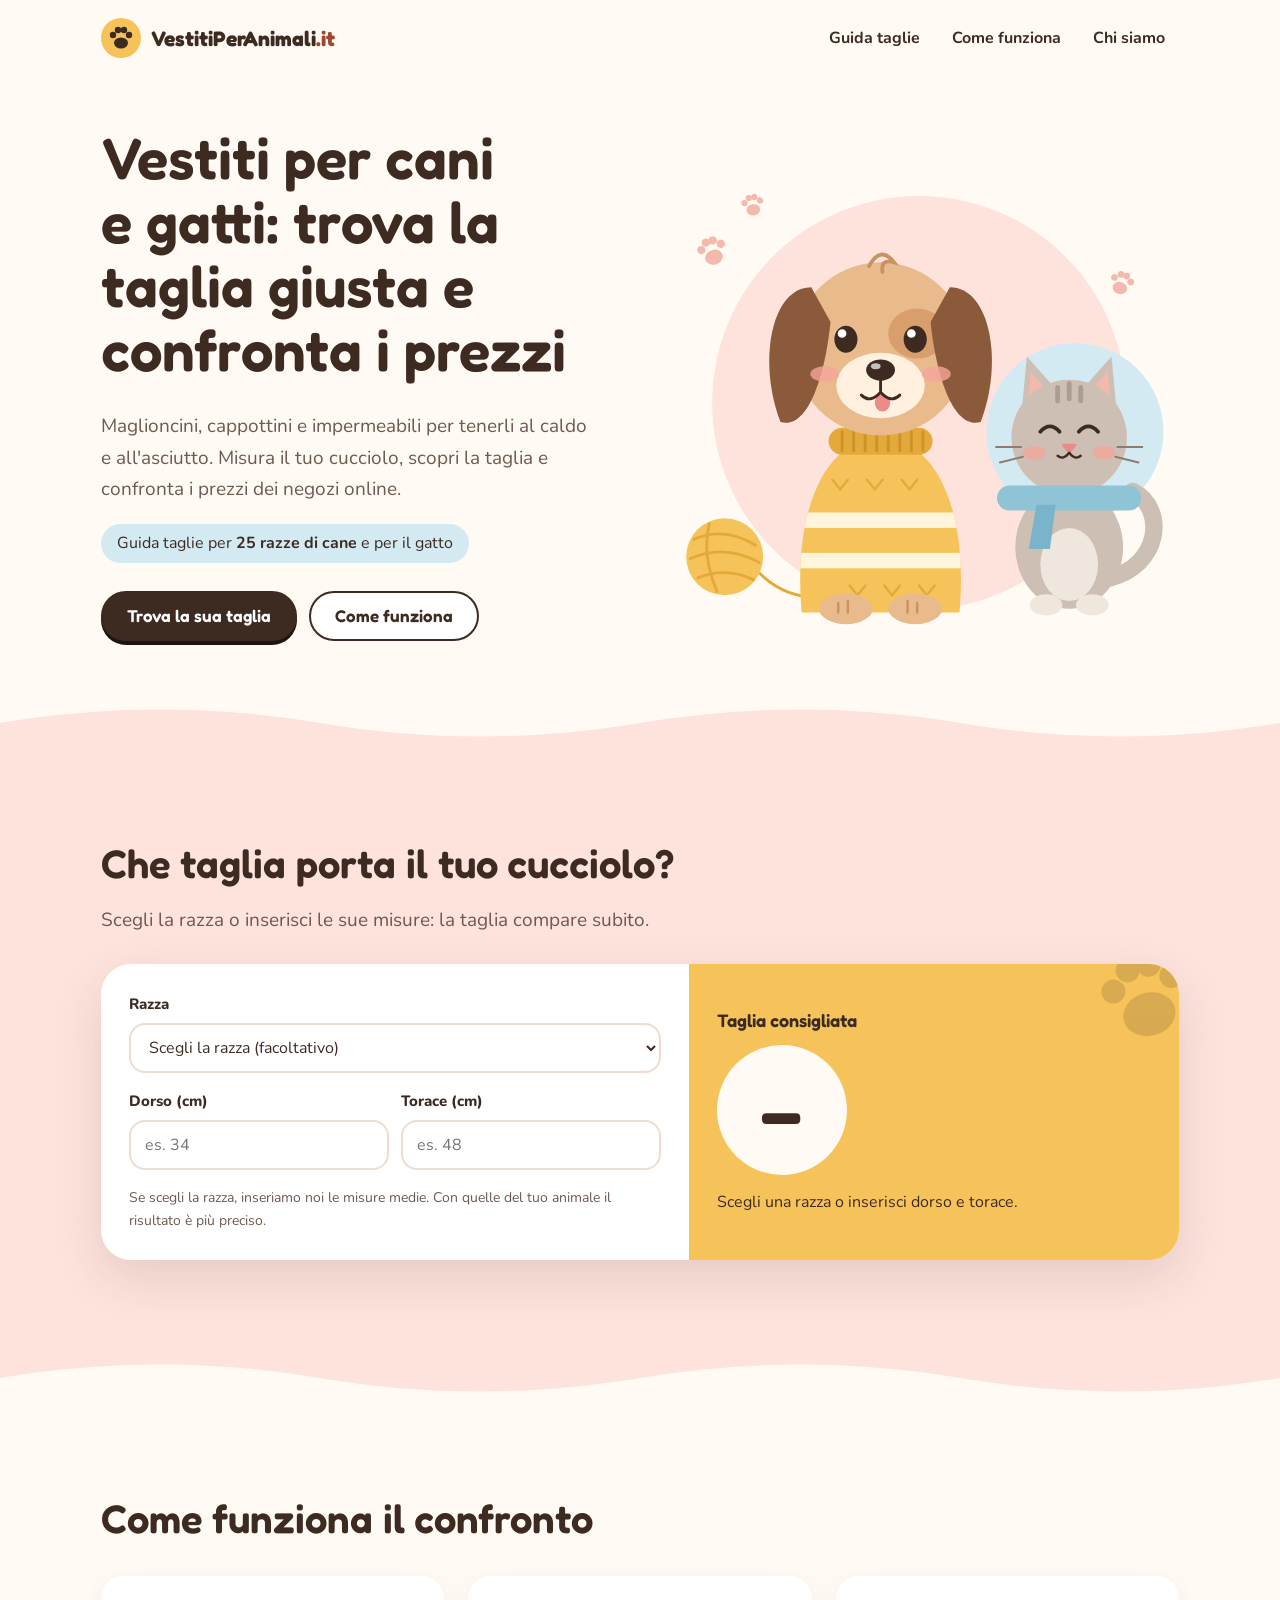
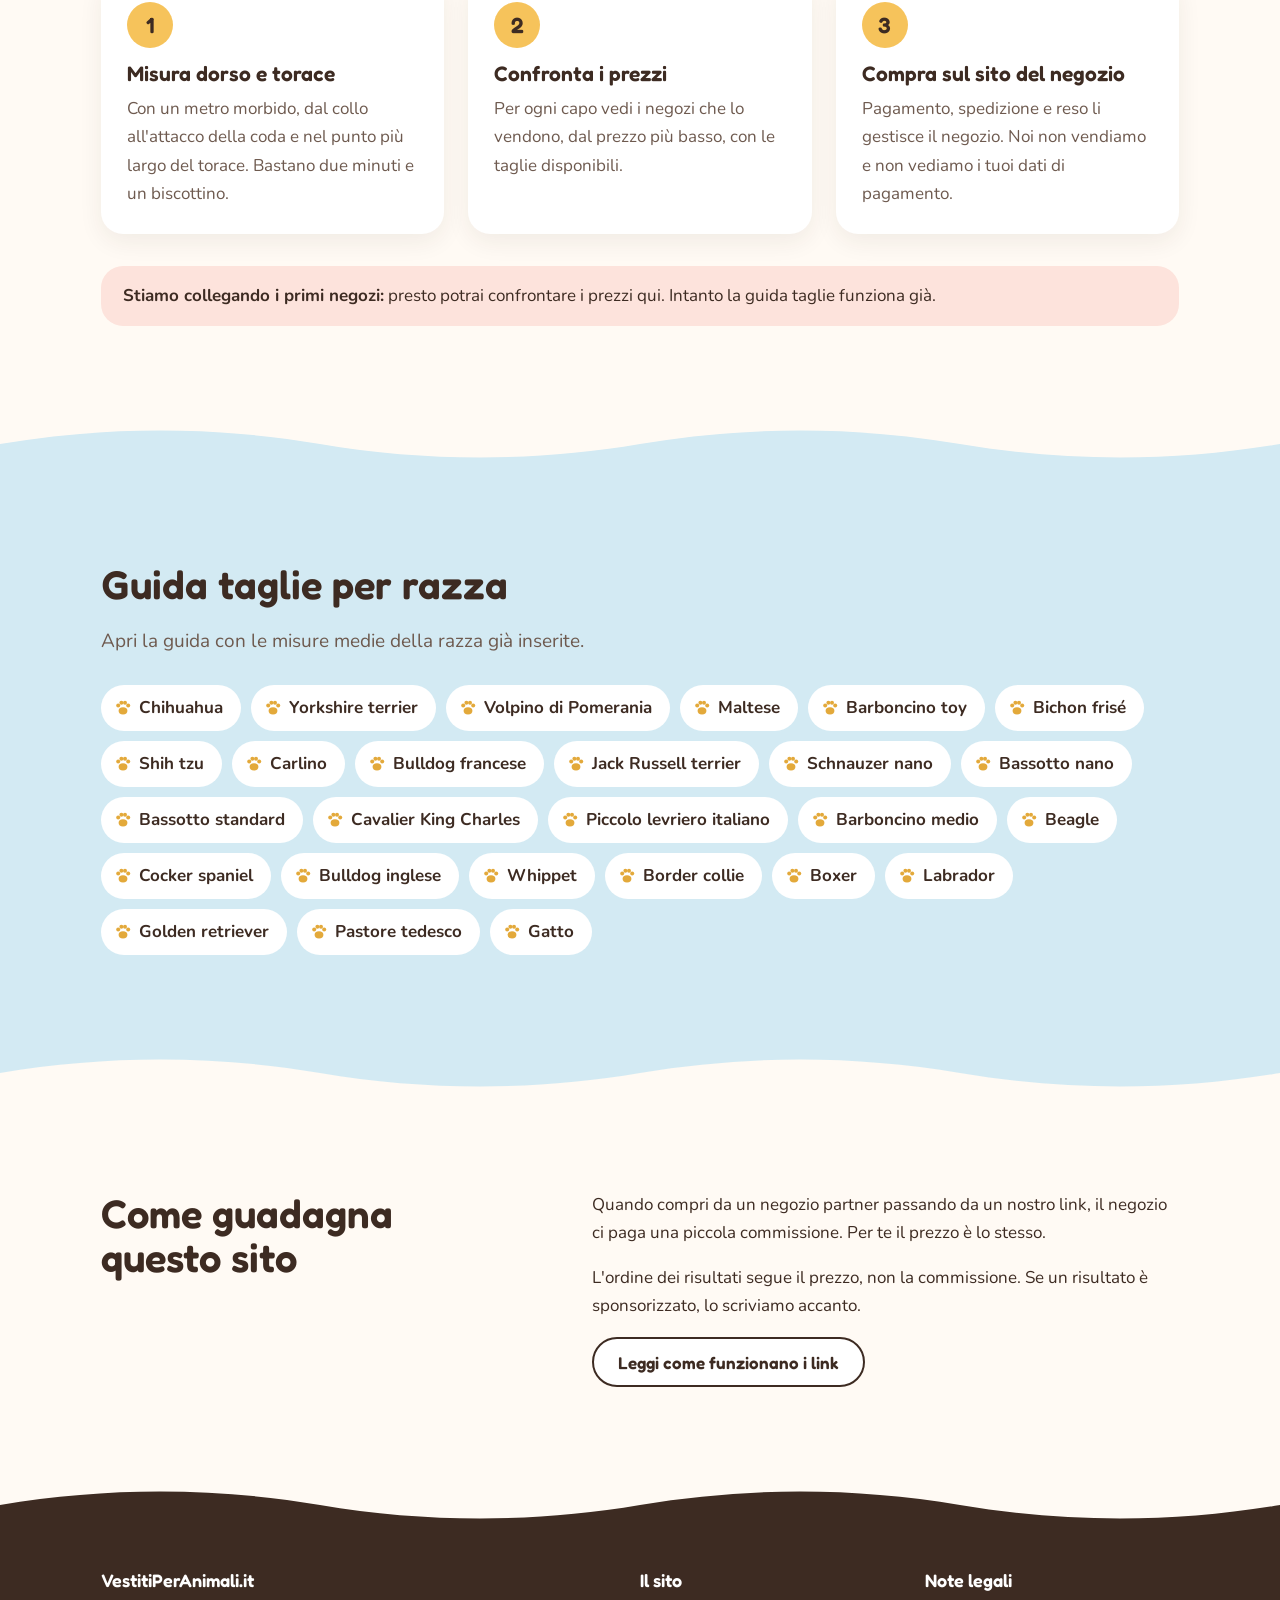
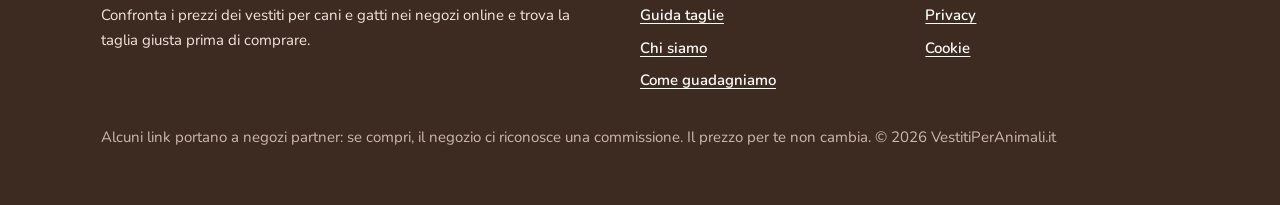
<file: index.html>
<!DOCTYPE html><html lang="it"> <head><meta charset="utf-8"><meta name="viewport" content="width=device-width, initial-scale=1">
<meta name="google-adsense-account" content="ca-pub-1199141407956658"><title>Vestiti per cani e gatti: taglia giusta e prezzi a confronto | VestitiPerAnimali.it</title><meta name="description" content="Trova la taglia giusta per il tuo cane o gatto e confronta i prezzi di cappottini, maglioni, impermeabili e pettorine nei negozi online."><link rel="canonical" href="https://vestitiperanimali.it/"><link rel="icon" href="/favicon.svg" type="image/svg+xml">
<link rel="icon" href="/favicon-48.png" sizes="48x48" type="image/png">
<link rel="icon" href="/favicon-96.png" sizes="96x96" type="image/png">
<link rel="icon" href="/favicon-192.png" sizes="192x192" type="image/png">
<link rel="apple-touch-icon" href="/apple-touch-icon.png"><meta property="og:type" content="website"><meta property="og:locale" content="it_IT"><meta property="og:site_name" content="VestitiPerAnimali.it"><meta property="og:title" content="Vestiti per cani e gatti: taglia giusta e prezzi a confronto | VestitiPerAnimali.it"><meta property="og:description" content="Trova la taglia giusta per il tuo cane o gatto e confronta i prezzi di cappottini, maglioni, impermeabili e pettorine nei negozi online."><meta property="og:url" content="https://vestitiperanimali.it/"><meta name="theme-color" content="#fffaf4"><link rel="stylesheet" href="/assets/chi-siamo.MqZm3qZb.css">
<style>.calc[data-astro-cid-avsiopcl]{display:grid;grid-template-columns:minmax(0,1.2fr) minmax(0,1fr);background:var(--card);border-radius:30px;overflow:hidden;box-shadow:0 18px 50px #3d2b2221}.calc-in[data-astro-cid-avsiopcl]{padding:28px;display:grid;gap:16px;align-content:start}.two[data-astro-cid-avsiopcl]{display:grid;grid-template-columns:1fr 1fr;gap:12px}.hint[data-astro-cid-avsiopcl]{margin:0}.calc-out[data-astro-cid-avsiopcl]{position:relative;background:var(--honey);padding:28px;display:flex;flex-direction:column;justify-content:center;overflow:hidden}.calc-out[data-astro-cid-avsiopcl]:after{content:"";position:absolute;right:-14px;top:-14px;width:96px;height:96px;opacity:.16;background:url("data:image/svg+xml,%3Csvg xmlns='http://www.w3.org/2000/svg' viewBox='0 0 40 40' fill='%233d2b22'%3E%3Cellipse cx='20' cy='27' rx='11' ry='9'/%3E%3Ccircle cx='8' cy='14' r='5'/%3E%3Ccircle cx='16' cy='7' r='5'/%3E%3Ccircle cx='25' cy='7' r='5'/%3E%3Ccircle cx='33' cy='14' r='5'/%3E%3C/svg%3E") no-repeat center / contain;transform:rotate(-15deg)}.out-label[data-astro-cid-avsiopcl]{font:600 18px var(--head);margin:0}.out-size[data-astro-cid-avsiopcl]{display:inline-grid;place-items:center;min-width:130px;height:130px;padding:0 20px;border-radius:999px;background:#fffaf4;font:600 clamp(56px,7vw,76px)/1 var(--head);margin:14px 0;width:fit-content}.out-why[data-astro-cid-avsiopcl]{margin:0;font-size:16px;position:relative;z-index:1}@media(max-width:860px){.calc[data-astro-cid-avsiopcl]{grid-template-columns:1fr}}
.cuccioli[data-astro-cid-e7mpway7]{width:100%;height:auto}.hero[data-astro-cid-j7pv25f6]{padding:clamp(24px,4vw,56px) 0 clamp(40px,5vw,72px)}.hero-grid[data-astro-cid-j7pv25f6]{display:grid;grid-template-columns:minmax(0,.95fr) minmax(0,1.05fr);gap:clamp(28px,4vw,64px);align-items:center}.fact[data-astro-cid-j7pv25f6]{display:inline-block;background:var(--sky);border-radius:999px;padding:6px 16px;font-size:16px;margin-bottom:28px}#taglia[data-astro-cid-j7pv25f6] .calc{margin-top:28px}.steps[data-astro-cid-j7pv25f6]{list-style:none;padding:0;margin:36px 0 32px;display:grid;grid-template-columns:repeat(3,minmax(0,1fr));gap:24px;counter-reset:s}.steps[data-astro-cid-j7pv25f6] li[data-astro-cid-j7pv25f6]{counter-increment:s;background:var(--card);border-radius:var(--r);padding:26px;box-shadow:0 8px 24px #3d2b2212}.steps[data-astro-cid-j7pv25f6] li[data-astro-cid-j7pv25f6]:before{content:counter(s);display:grid;place-items:center;width:46px;height:46px;border-radius:50%;background:var(--honey);font:600 22px var(--head);margin-bottom:14px}.steps[data-astro-cid-j7pv25f6] p[data-astro-cid-j7pv25f6]{color:var(--muted);margin:0}.status[data-astro-cid-j7pv25f6]{background:var(--blush);border-radius:var(--r);padding:16px 22px;max-width:none;margin:0}.breeds[data-astro-cid-j7pv25f6]{list-style:none;padding:0;margin:28px 0 0;display:flex;flex-wrap:wrap;gap:10px}.breeds[data-astro-cid-j7pv25f6] a[data-astro-cid-j7pv25f6]{display:inline-flex;align-items:center;gap:8px;min-height:46px;padding:0 18px 0 14px;background:var(--card);border-radius:999px;color:var(--ink);text-decoration:none;font-weight:700;transition:transform .15s ease,background .15s ease}.breeds[data-astro-cid-j7pv25f6] a[data-astro-cid-j7pv25f6]:before{content:"";width:16px;height:16px;background:url("data:image/svg+xml,%3Csvg xmlns='http://www.w3.org/2000/svg' viewBox='0 0 40 40' fill='%23e3a93a'%3E%3Cellipse cx='20' cy='27' rx='11' ry='9'/%3E%3Ccircle cx='8' cy='14' r='5'/%3E%3Ccircle cx='16' cy='7' r='5'/%3E%3Ccircle cx='25' cy='7' r='5'/%3E%3Ccircle cx='33' cy='14' r='5'/%3E%3C/svg%3E") no-repeat center / contain}.breeds[data-astro-cid-j7pv25f6] a[data-astro-cid-j7pv25f6]:hover{transform:translateY(-2px);background:var(--honey)}.money[data-astro-cid-j7pv25f6]{display:grid;grid-template-columns:minmax(0,1fr) minmax(0,1.3fr);gap:40px;align-items:start}@media(max-width:960px){.hero-grid[data-astro-cid-j7pv25f6],.money[data-astro-cid-j7pv25f6]{grid-template-columns:1fr}.steps[data-astro-cid-j7pv25f6]{grid-template-columns:1fr;gap:16px}}@media(max-width:600px){.breeds[data-astro-cid-j7pv25f6] a[data-astro-cid-j7pv25f6]{font-size:15px;min-height:44px}}
</style><link rel="manifest" href="/manifest.webmanifest">
<script src="/assets/pwa.js" defer></script>
</head> <body> <a class="skip" href="#main">Vai al contenuto</a> <header class="site-head"> <div class="wrap"> <a class="logo" href="/" aria-label="VestitiPerAnimali.it, home"> <svg width="40" height="40" viewBox="0 0 40 40" aria-hidden="true"> <circle cx="20" cy="20" r="20" fill="#f6c35b"></circle> <g fill="#3d2b22"><ellipse cx="20" cy="25" rx="7" ry="5.5"></ellipse><circle cx="12" cy="17" r="3.2"></circle><circle cx="17" cy="12" r="3.2"></circle><circle cx="23" cy="12" r="3.2"></circle><circle cx="28" cy="17" r="3.2"></circle></g> </svg> <b>VestitiPerAnimali<span>.it</span></b> </a> <nav class="nav" aria-label="Principale"> <a href="/guida-taglie">Guida taglie</a><a href="/#come-funziona">Come funziona</a><a href="/chi-siamo">Chi siamo</a> </nav> </div> </header> <main id="main"> <section class="hero" data-astro-cid-j7pv25f6> <div class="wrap hero-grid" data-astro-cid-j7pv25f6> <div data-astro-cid-j7pv25f6> <h1 data-astro-cid-j7pv25f6>Vestiti per cani e gatti: trova la taglia giusta e confronta i prezzi</h1> <p class="lead" data-astro-cid-j7pv25f6>Maglioncini, cappottini e impermeabili per tenerli al caldo e all'asciutto. Misura il tuo cucciolo, scopri la taglia e confronta i prezzi dei negozi online.</p> <p class="fact" data-astro-cid-j7pv25f6>Guida taglie per <strong data-astro-cid-j7pv25f6>25 razze di cane</strong> e per il gatto</p> <div class="actions" data-astro-cid-j7pv25f6> <a class="btn primary" href="#taglia" data-astro-cid-j7pv25f6>Trova la sua taglia</a> <a class="btn ghost" href="#come-funziona" data-astro-cid-j7pv25f6>Come funziona</a> </div> </div> <svg class="cuccioli" viewBox="0 0 560 500" role="img" aria-labelledby="cuc-t" data-astro-cid-e7mpway7> <title id="cuc-t">Un cucciolo con un maglione giallo a righe e un gattino con una sciarpa azzurra</title> <defs data-astro-cid-e7mpway7> <clipPath id="maglia" data-astro-cid-e7mpway7><path d="M168 488 C158 372, 198 306, 250 306 C302 306, 342 372, 332 488 Z" data-astro-cid-e7mpway7></path></clipPath> <symbol id="zampa" viewBox="0 0 40 40" data-astro-cid-e7mpway7> <ellipse cx="20" cy="27" rx="11" ry="9" data-astro-cid-e7mpway7></ellipse> <circle cx="8" cy="14" r="5" data-astro-cid-e7mpway7></circle><circle cx="16" cy="7" r="5" data-astro-cid-e7mpway7></circle><circle cx="25" cy="7" r="5" data-astro-cid-e7mpway7></circle><circle cx="33" cy="14" r="5" data-astro-cid-e7mpway7></circle> </symbol> </defs> <circle cx="290" cy="270" r="215" fill="#fde3dc" data-astro-cid-e7mpway7></circle> <circle cx="452" cy="300" r="92" fill="#d3eaf3" data-astro-cid-e7mpway7></circle> <g fill="#f4b9ad" data-astro-cid-e7mpway7> <use href="#zampa" x="58" y="96" width="34" height="34" transform="rotate(-18 75 113)" data-astro-cid-e7mpway7></use> <use href="#zampa" x="104" y="52" width="26" height="26" transform="rotate(-10 117 65)" data-astro-cid-e7mpway7></use> <use href="#zampa" x="486" y="132" width="28" height="28" transform="rotate(16 500 146)" data-astro-cid-e7mpway7></use> </g> <!-- gattino --> <g data-astro-cid-e7mpway7> <path d="M488 452 C 540 440, 548 380, 512 362" fill="none" stroke="#cdbfb3" stroke-width="18" stroke-linecap="round" data-astro-cid-e7mpway7></path> <ellipse cx="446" cy="420" rx="56" ry="64" fill="#cdbfb3" data-astro-cid-e7mpway7></ellipse> <ellipse cx="446" cy="438" rx="30" ry="38" fill="#efe6de" data-astro-cid-e7mpway7></ellipse> <ellipse cx="422" cy="480" rx="17" ry="11" fill="#efe6de" data-astro-cid-e7mpway7></ellipse> <ellipse cx="470" cy="480" rx="17" ry="11" fill="#efe6de" data-astro-cid-e7mpway7></ellipse> <path d="M396 286 L 402 222 L 436 260 Z" fill="#cdbfb3" data-astro-cid-e7mpway7></path> <path d="M496 286 L 490 222 L 456 260 Z" fill="#cdbfb3" data-astro-cid-e7mpway7></path> <path d="M403 270 L 406 238 L 424 258 Z" fill="#f4b9ad" data-astro-cid-e7mpway7></path> <path d="M489 270 L 486 238 L 468 258 Z" fill="#f4b9ad" data-astro-cid-e7mpway7></path> <circle cx="446" cy="306" r="60" fill="#cdbfb3" data-astro-cid-e7mpway7></circle> <path d="M434 254 v14 M446 250 v16 M458 254 v14" stroke="#ad9d90" stroke-width="5" stroke-linecap="round" data-astro-cid-e7mpway7></path> <path d="M384 356 h124 a 13 13 0 0 1 0 26 h-124 a 13 13 0 0 1 0 -26 Z" fill="#8fc3d6" data-astro-cid-e7mpway7></path> <path d="M412 376 l -8 46 h 22 l 6 -46 Z" fill="#7ab4ca" data-astro-cid-e7mpway7></path> <path d="M416 300 q 10 -11 20 0 M456 300 q 10 -11 20 0" fill="none" stroke="#3d2b22" stroke-width="4" stroke-linecap="round" data-astro-cid-e7mpway7></path> <ellipse cx="410" cy="322" rx="12" ry="7" fill="#f4a59a" opacity=".75" data-astro-cid-e7mpway7></ellipse> <ellipse cx="482" cy="322" rx="12" ry="7" fill="#f4a59a" opacity=".75" data-astro-cid-e7mpway7></ellipse> <path d="M440 314 h12 l -6 7 Z" fill="#e98b8b" stroke="#e98b8b" stroke-width="3" stroke-linejoin="round" data-astro-cid-e7mpway7></path> <path d="M446 322 q -6 8 -12 3 M446 322 q 6 8 12 3" fill="none" stroke="#3d2b22" stroke-width="2.5" stroke-linecap="round" data-astro-cid-e7mpway7></path> <path d="M396 316 h-26 M398 326 l-24 6 M496 316 h26 M494 326 l24 6" stroke="#8d7d71" stroke-width="2" stroke-linecap="round" data-astro-cid-e7mpway7></path> </g> <!-- gomitolo --> <path d="M118 440 C 150 480, 190 470, 214 478" fill="none" stroke="#e3a93a" stroke-width="3" stroke-linecap="round" data-astro-cid-e7mpway7></path> <circle cx="88" cy="430" r="40" fill="#f6c35b" data-astro-cid-e7mpway7></circle> <path d="M56 412 q 32 -14 64 6 M52 432 q 36 -16 72 4 M60 452 q 30 -12 58 2 M72 396 q -8 32 8 70" fill="none" stroke="#e3a93a" stroke-width="3" stroke-linecap="round" data-astro-cid-e7mpway7></path> <!-- cucciolo --> <g data-astro-cid-e7mpway7> <path d="M168 488 C158 372, 198 306, 250 306 C302 306, 342 372, 332 488 Z" fill="#f6c35b" data-astro-cid-e7mpway7></path> <g clip-path="url(#maglia)" fill="#fff4dc" data-astro-cid-e7mpway7> <rect x="150" y="384" width="200" height="16" data-astro-cid-e7mpway7></rect> <rect x="150" y="426" width="200" height="16" data-astro-cid-e7mpway7></rect> </g> <g clip-path="url(#maglia)" fill="none" stroke="#e3a93a" stroke-width="2.5" stroke-linecap="round" data-astro-cid-e7mpway7> <path d="M200 350 l8 10 l8 -10 M236 350 l8 10 l8 -10 M272 350 l8 10 l8 -10 M218 460 l8 10 l8 -10 M254 460 l8 10 l8 -10 M290 460 l8 10 l8 -10" data-astro-cid-e7mpway7></path> </g> <rect x="196" y="296" width="108" height="28" rx="14" fill="#e3a93a" data-astro-cid-e7mpway7></rect> <path d="M210 300 v20 M222 300 v20 M234 300 v20 M246 300 v20 M258 300 v20 M270 300 v20 M282 300 v20 M294 300 v20" stroke="#cf9228" stroke-width="3" stroke-linecap="round" data-astro-cid-e7mpway7></path> <ellipse cx="214" cy="484" rx="28" ry="16" fill="#e9bb8c" data-astro-cid-e7mpway7></ellipse> <ellipse cx="286" cy="484" rx="28" ry="16" fill="#e9bb8c" data-astro-cid-e7mpway7></ellipse> <path d="M206 478 v10 M216 476 v12 M278 476 v12 M288 478 v10" stroke="#c99263" stroke-width="2.5" stroke-linecap="round" data-astro-cid-e7mpway7></path> <circle cx="250" cy="214" r="90" fill="#e9bb8c" data-astro-cid-e7mpway7></circle> <ellipse cx="288" cy="198" rx="30" ry="26" fill="#d89e6c" data-astro-cid-e7mpway7></ellipse> <path d="M178 150 C 136 150, 122 228, 146 290 C 174 298, 192 244, 198 186 Z" fill="#8a5a3b" data-astro-cid-e7mpway7></path> <path d="M322 150 C 364 150, 378 228, 354 290 C 326 298, 308 244, 302 186 Z" fill="#8a5a3b" data-astro-cid-e7mpway7></path> <path d="M238 128 q 12 -22 26 -4 q -14 -4 -12 10" fill="none" stroke="#c99263" stroke-width="4" stroke-linecap="round" data-astro-cid-e7mpway7></path> <ellipse cx="250" cy="252" rx="46" ry="34" fill="#fff0e0" data-astro-cid-e7mpway7></ellipse> <ellipse cx="214" cy="204" rx="12" ry="14" fill="#3d2b22" data-astro-cid-e7mpway7></ellipse> <ellipse cx="286" cy="204" rx="12" ry="14" fill="#3d2b22" data-astro-cid-e7mpway7></ellipse> <circle cx="210" cy="198" r="4.5" fill="#fff" data-astro-cid-e7mpway7></circle> <circle cx="282" cy="198" r="4.5" fill="#fff" data-astro-cid-e7mpway7></circle> <ellipse cx="192" cy="240" rx="15" ry="8" fill="#f4a59a" opacity=".8" data-astro-cid-e7mpway7></ellipse> <ellipse cx="308" cy="240" rx="15" ry="8" fill="#f4a59a" opacity=".8" data-astro-cid-e7mpway7></ellipse> <ellipse cx="250" cy="236" rx="15" ry="11" fill="#3d2b22" data-astro-cid-e7mpway7></ellipse> <ellipse cx="245" cy="232" rx="5" ry="3" fill="#fff" opacity=".7" data-astro-cid-e7mpway7></ellipse> <ellipse cx="252" cy="270" rx="8" ry="9" fill="#ee8a87" data-astro-cid-e7mpway7></ellipse> <path d="M250 247 v12 M250 259 q -11 12 -20 3 M250 259 q 11 12 20 3" fill="none" stroke="#3d2b22" stroke-width="3" stroke-linecap="round" data-astro-cid-e7mpway7></path> </g> </svg>  </div> </section> <svg class="wave" viewBox="0 0 1440 36" preserveAspectRatio="none" aria-hidden="true" style="background:var(--bg)"> <path d="M0 18 C 120 0, 240 0, 360 18 S 600 36, 720 18 S 960 0, 1080 18 S 1320 36, 1440 18 V36 H0 Z" fill="var(--blush)"></path> </svg> <section class="band blush" id="taglia" data-astro-cid-j7pv25f6> <div class="wrap" data-astro-cid-j7pv25f6> <h2 data-astro-cid-j7pv25f6>Che taglia porta il tuo cucciolo?</h2> <p class="lead" data-astro-cid-j7pv25f6>Scegli la razza o inserisci le sue misure: la taglia compare subito.</p> <div class="calc" id="calc-home" data-calc="{&#34;T&#34;:[{&#34;t&#34;:&#34;XXS&#34;,&#34;dorso&#34;:22,&#34;torace&#34;:32},{&#34;t&#34;:&#34;XS&#34;,&#34;dorso&#34;:27,&#34;torace&#34;:38},{&#34;t&#34;:&#34;S&#34;,&#34;dorso&#34;:32,&#34;torace&#34;:44},{&#34;t&#34;:&#34;M&#34;,&#34;dorso&#34;:37,&#34;torace&#34;:52},{&#34;t&#34;:&#34;L&#34;,&#34;dorso&#34;:43,&#34;torace&#34;:60},{&#34;t&#34;:&#34;XL&#34;,&#34;dorso&#34;:50,&#34;torace&#34;:70},{&#34;t&#34;:&#34;XXL&#34;,&#34;dorso&#34;:58,&#34;torace&#34;:80},{&#34;t&#34;:&#34;3XL&#34;,&#34;dorso&#34;:68,&#34;torace&#34;:90},{&#34;t&#34;:&#34;4XL&#34;,&#34;dorso&#34;:999,&#34;torace&#34;:999}],&#34;R&#34;:[{&#34;s&#34;:&#34;chihuahua&#34;,&#34;n&#34;:&#34;Chihuahua&#34;,&#34;a&#34;:&#34;cane&#34;,&#34;d&#34;:[20,25],&#34;c&#34;:[30,38]},{&#34;s&#34;:&#34;yorkshire-terrier&#34;,&#34;n&#34;:&#34;Yorkshire terrier&#34;,&#34;a&#34;:&#34;cane&#34;,&#34;d&#34;:[22,28],&#34;c&#34;:[32,40]},{&#34;s&#34;:&#34;volpino-di-pomerania&#34;,&#34;n&#34;:&#34;Volpino di Pomerania&#34;,&#34;a&#34;:&#34;cane&#34;,&#34;d&#34;:[22,28],&#34;c&#34;:[32,40]},{&#34;s&#34;:&#34;maltese&#34;,&#34;n&#34;:&#34;Maltese&#34;,&#34;a&#34;:&#34;cane&#34;,&#34;d&#34;:[25,30],&#34;c&#34;:[34,42]},{&#34;s&#34;:&#34;barboncino-toy&#34;,&#34;n&#34;:&#34;Barboncino toy&#34;,&#34;a&#34;:&#34;cane&#34;,&#34;d&#34;:[25,30],&#34;c&#34;:[35,42]},{&#34;s&#34;:&#34;bichon-frise&#34;,&#34;n&#34;:&#34;Bichon frisé&#34;,&#34;a&#34;:&#34;cane&#34;,&#34;d&#34;:[28,33],&#34;c&#34;:[40,48]},{&#34;s&#34;:&#34;shih-tzu&#34;,&#34;n&#34;:&#34;Shih tzu&#34;,&#34;a&#34;:&#34;cane&#34;,&#34;d&#34;:[30,35],&#34;c&#34;:[40,50]},{&#34;s&#34;:&#34;carlino&#34;,&#34;n&#34;:&#34;Carlino&#34;,&#34;a&#34;:&#34;cane&#34;,&#34;d&#34;:[28,33],&#34;c&#34;:[48,58],&#34;nota&#34;:&#34;Torace largo rispetto al dorso: scegli in base al torace.&#34;},{&#34;s&#34;:&#34;bulldog-francese&#34;,&#34;n&#34;:&#34;Bulldog francese&#34;,&#34;a&#34;:&#34;cane&#34;,&#34;d&#34;:[30,36],&#34;c&#34;:[52,64],&#34;nota&#34;:&#34;Torace molto largo: cerca modelli con taglio per bulldog.&#34;},{&#34;s&#34;:&#34;jack-russell-terrier&#34;,&#34;n&#34;:&#34;Jack Russell terrier&#34;,&#34;a&#34;:&#34;cane&#34;,&#34;d&#34;:[30,35],&#34;c&#34;:[40,48]},{&#34;s&#34;:&#34;schnauzer-nano&#34;,&#34;n&#34;:&#34;Schnauzer nano&#34;,&#34;a&#34;:&#34;cane&#34;,&#34;d&#34;:[30,36],&#34;c&#34;:[42,50]},{&#34;s&#34;:&#34;bassotto-nano&#34;,&#34;n&#34;:&#34;Bassotto nano&#34;,&#34;a&#34;:&#34;cane&#34;,&#34;d&#34;:[32,38],&#34;c&#34;:[36,44],&#34;nota&#34;:&#34;Schiena lunga e torace stretto: cerca modelli per bassotti.&#34;},{&#34;s&#34;:&#34;bassotto&#34;,&#34;n&#34;:&#34;Bassotto standard&#34;,&#34;a&#34;:&#34;cane&#34;,&#34;d&#34;:[38,45],&#34;c&#34;:[42,52],&#34;nota&#34;:&#34;Schiena lunga e torace stretto: cerca modelli per bassotti.&#34;},{&#34;s&#34;:&#34;cavalier-king&#34;,&#34;n&#34;:&#34;Cavalier King Charles&#34;,&#34;a&#34;:&#34;cane&#34;,&#34;d&#34;:[32,38],&#34;c&#34;:[46,54]},{&#34;s&#34;:&#34;piccolo-levriero-italiano&#34;,&#34;n&#34;:&#34;Piccolo levriero italiano&#34;,&#34;a&#34;:&#34;cane&#34;,&#34;d&#34;:[32,38],&#34;c&#34;:[38,46],&#34;nota&#34;:&#34;Torace profondo e vita stretta: cerca modelli per levrieri.&#34;},{&#34;s&#34;:&#34;barboncino-medio&#34;,&#34;n&#34;:&#34;Barboncino medio&#34;,&#34;a&#34;:&#34;cane&#34;,&#34;d&#34;:[35,40],&#34;c&#34;:[45,55]},{&#34;s&#34;:&#34;beagle&#34;,&#34;n&#34;:&#34;Beagle&#34;,&#34;a&#34;:&#34;cane&#34;,&#34;d&#34;:[38,44],&#34;c&#34;:[52,62]},{&#34;s&#34;:&#34;cocker-spaniel&#34;,&#34;n&#34;:&#34;Cocker spaniel&#34;,&#34;a&#34;:&#34;cane&#34;,&#34;d&#34;:[38,44],&#34;c&#34;:[52,62]},{&#34;s&#34;:&#34;bulldog-inglese&#34;,&#34;n&#34;:&#34;Bulldog inglese&#34;,&#34;a&#34;:&#34;cane&#34;,&#34;d&#34;:[40,46],&#34;c&#34;:[65,80],&#34;nota&#34;:&#34;Torace molto largo: cerca modelli con taglio per bulldog.&#34;},{&#34;s&#34;:&#34;whippet&#34;,&#34;n&#34;:&#34;Whippet&#34;,&#34;a&#34;:&#34;cane&#34;,&#34;d&#34;:[45,52],&#34;c&#34;:[55,65],&#34;nota&#34;:&#34;Torace profondo e vita stretta: cerca modelli per levrieri.&#34;},{&#34;s&#34;:&#34;border-collie&#34;,&#34;n&#34;:&#34;Border collie&#34;,&#34;a&#34;:&#34;cane&#34;,&#34;d&#34;:[48,55],&#34;c&#34;:[62,72]},{&#34;s&#34;:&#34;boxer&#34;,&#34;n&#34;:&#34;Boxer&#34;,&#34;a&#34;:&#34;cane&#34;,&#34;d&#34;:[55,62],&#34;c&#34;:[72,85]},{&#34;s&#34;:&#34;labrador&#34;,&#34;n&#34;:&#34;Labrador&#34;,&#34;a&#34;:&#34;cane&#34;,&#34;d&#34;:[55,65],&#34;c&#34;:[75,90]},{&#34;s&#34;:&#34;golden-retriever&#34;,&#34;n&#34;:&#34;Golden retriever&#34;,&#34;a&#34;:&#34;cane&#34;,&#34;d&#34;:[55,65],&#34;c&#34;:[75,90]},{&#34;s&#34;:&#34;pastore-tedesco&#34;,&#34;n&#34;:&#34;Pastore tedesco&#34;,&#34;a&#34;:&#34;cane&#34;,&#34;d&#34;:[60,70],&#34;c&#34;:[78,92]},{&#34;s&#34;:&#34;gatto&#34;,&#34;n&#34;:&#34;Gatto&#34;,&#34;a&#34;:&#34;gatto&#34;,&#34;d&#34;:[30,38],&#34;c&#34;:[30,40],&#34;nota&#34;:&#34;Molti gatti non sopportano i vestiti: se il tuo ne ha bisogno, parti da un maglione leggero e guarda come reagisce.&#34;}]}" data-astro-cid-avsiopcl> <form class="calc-in" novalidate data-astro-cid-avsiopcl> <div data-astro-cid-avsiopcl> <label for="calc-home-razza" data-astro-cid-avsiopcl>Razza</label> <select id="calc-home-razza" name="razza" data-astro-cid-avsiopcl> <option value="" data-astro-cid-avsiopcl>Scegli la razza (facoltativo)</option> <option value="chihuahua" data-astro-cid-avsiopcl>Chihuahua</option><option value="yorkshire-terrier" data-astro-cid-avsiopcl>Yorkshire terrier</option><option value="volpino-di-pomerania" data-astro-cid-avsiopcl>Volpino di Pomerania</option><option value="maltese" data-astro-cid-avsiopcl>Maltese</option><option value="barboncino-toy" data-astro-cid-avsiopcl>Barboncino toy</option><option value="bichon-frise" data-astro-cid-avsiopcl>Bichon frisé</option><option value="shih-tzu" data-astro-cid-avsiopcl>Shih tzu</option><option value="carlino" data-astro-cid-avsiopcl>Carlino</option><option value="bulldog-francese" data-astro-cid-avsiopcl>Bulldog francese</option><option value="jack-russell-terrier" data-astro-cid-avsiopcl>Jack Russell terrier</option><option value="schnauzer-nano" data-astro-cid-avsiopcl>Schnauzer nano</option><option value="bassotto-nano" data-astro-cid-avsiopcl>Bassotto nano</option><option value="bassotto" data-astro-cid-avsiopcl>Bassotto standard</option><option value="cavalier-king" data-astro-cid-avsiopcl>Cavalier King Charles</option><option value="piccolo-levriero-italiano" data-astro-cid-avsiopcl>Piccolo levriero italiano</option><option value="barboncino-medio" data-astro-cid-avsiopcl>Barboncino medio</option><option value="beagle" data-astro-cid-avsiopcl>Beagle</option><option value="cocker-spaniel" data-astro-cid-avsiopcl>Cocker spaniel</option><option value="bulldog-inglese" data-astro-cid-avsiopcl>Bulldog inglese</option><option value="whippet" data-astro-cid-avsiopcl>Whippet</option><option value="border-collie" data-astro-cid-avsiopcl>Border collie</option><option value="boxer" data-astro-cid-avsiopcl>Boxer</option><option value="labrador" data-astro-cid-avsiopcl>Labrador</option><option value="golden-retriever" data-astro-cid-avsiopcl>Golden retriever</option><option value="pastore-tedesco" data-astro-cid-avsiopcl>Pastore tedesco</option><option value="gatto" data-astro-cid-avsiopcl>Gatto</option> </select> </div> <div class="two" data-astro-cid-avsiopcl> <div data-astro-cid-avsiopcl> <label for="calc-home-dorso" data-astro-cid-avsiopcl>Dorso (cm)</label> <input id="calc-home-dorso" name="dorso" type="number" inputmode="decimal" min="10" max="110" step="0.5" placeholder="es. 34" data-astro-cid-avsiopcl> </div> <div data-astro-cid-avsiopcl> <label for="calc-home-torace" data-astro-cid-avsiopcl>Torace (cm)</label> <input id="calc-home-torace" name="torace" type="number" inputmode="decimal" min="15" max="130" step="0.5" placeholder="es. 48" data-astro-cid-avsiopcl> </div> </div> <p class="small hint" data-astro-cid-avsiopcl>Se scegli la razza, inseriamo noi le misure medie. Con quelle del tuo animale il risultato è più preciso.</p> </form> <div class="calc-out" aria-live="polite" data-astro-cid-avsiopcl> <p class="out-label" data-astro-cid-avsiopcl>Taglia consigliata</p> <p class="out-size" data-astro-cid-avsiopcl>–</p> <p class="out-why" data-astro-cid-avsiopcl>Scegli una razza o inserisci dorso e torace.</p> </div> </div>  <script type="module">for(const n of document.querySelectorAll("[data-calc]")){const{T:d,R:u}=JSON.parse(n.dataset.calc||"{}"),i=n.querySelector("form"),o=i.elements.namedItem("razza"),m=i.elements.namedItem("dorso"),p=i.elements.namedItem("torace"),v=n.querySelector(".out-size"),f=n.querySelector(".out-why"),S=(e,t)=>d.findIndex(c=>e<=c[t]),b=e=>Math.round((e[0]+e[1])/2),g=()=>{const e=parseFloat(m.value),t=parseFloat(p.value),c=u.find(z=>z.s===o.value),s=e>=10&&e<=110,a=t>=15&&t<=130;if(!s&&!a){v.textContent="–",f.textContent="Scegli una razza o inserisci dorso e torace.";return}const r=s?S(e,"dorso"):-1,h=a?S(t,"torace"):-1,x=a?h:r;v.textContent=d[x].t;let l=a?`Scelta in base al torace (${t} cm), la misura che conta di più per la vestibilità.`:`Scelta in base al dorso (${e} cm). Aggiungi il torace per un risultato più preciso.`;s&&a&&Math.abs(r-h)>=2?l+=` Il dorso indica la ${d[r].t}: corporatura particolare, cerca modelli regolabili o con taglio dedicato.`:s&&a&&r>h&&(l+=" Il dorso è un po’ lungo per questa taglia: se sei tra due taglie, prendi la più grande."),c?.nota&&(l+=" "+c.nota),f.textContent=l+" Le taglie cambiano da marca a marca: controlla sempre la tabella del negozio."};o.addEventListener("change",()=>{const e=u.find(t=>t.s===o.value);e&&(m.value=String(b(e.d)),p.value=String(b(e.c))),g()}),m.addEventListener("input",g),p.addEventListener("input",g),i.addEventListener("submit",e=>e.preventDefault());const I=()=>{const e=decodeURIComponent(location.hash.slice(1));u.some(t=>t.s===e)&&(o.value=e,o.dispatchEvent(new Event("change")))};n.id==="calc-guida"&&(I(),addEventListener("hashchange",I))}</script> </div> </section> <svg class="wave" viewBox="0 0 1440 36" preserveAspectRatio="none" aria-hidden="true" style="background:var(--blush)"> <path d="M0 18 C 120 0, 240 0, 360 18 S 600 36, 720 18 S 960 0, 1080 18 S 1320 36, 1440 18 V36 H0 Z" fill="var(--bg)"></path> </svg> <section class="band" id="come-funziona" data-astro-cid-j7pv25f6> <div class="wrap" data-astro-cid-j7pv25f6> <h2 data-astro-cid-j7pv25f6>Come funziona il confronto</h2> <ol class="steps" data-astro-cid-j7pv25f6> <li data-astro-cid-j7pv25f6> <h3 data-astro-cid-j7pv25f6>Misura dorso e torace</h3> <p data-astro-cid-j7pv25f6>Con un metro morbido, dal collo all'attacco della coda e nel punto più largo del torace. Bastano due minuti e un biscottino.</p> </li> <li data-astro-cid-j7pv25f6> <h3 data-astro-cid-j7pv25f6>Confronta i prezzi</h3> <p data-astro-cid-j7pv25f6>Per ogni capo vedi i negozi che lo vendono, dal prezzo più basso, con le taglie disponibili.</p> </li> <li data-astro-cid-j7pv25f6> <h3 data-astro-cid-j7pv25f6>Compra sul sito del negozio</h3> <p data-astro-cid-j7pv25f6>Pagamento, spedizione e reso li gestisce il negozio. Noi non vendiamo e non vediamo i tuoi dati di pagamento.</p> </li> </ol> <p class="status" data-astro-cid-j7pv25f6><strong data-astro-cid-j7pv25f6>Stiamo collegando i primi negozi:</strong> presto potrai confrontare i prezzi qui. Intanto la guida taglie funziona già.</p> </div> </section> <svg class="wave" viewBox="0 0 1440 36" preserveAspectRatio="none" aria-hidden="true" style="background:var(--bg)"> <path d="M0 18 C 120 0, 240 0, 360 18 S 600 36, 720 18 S 960 0, 1080 18 S 1320 36, 1440 18 V36 H0 Z" fill="var(--sky)"></path> </svg> <section class="band sky" id="razze" data-astro-cid-j7pv25f6> <div class="wrap" data-astro-cid-j7pv25f6> <h2 data-astro-cid-j7pv25f6>Guida taglie per razza</h2> <p class="lead" data-astro-cid-j7pv25f6>Apri la guida con le misure medie della razza già inserite.</p> <ul class="breeds" data-astro-cid-j7pv25f6> <li data-astro-cid-j7pv25f6><a href="/guida-taglie#chihuahua" data-astro-cid-j7pv25f6>Chihuahua</a></li><li data-astro-cid-j7pv25f6><a href="/guida-taglie#yorkshire-terrier" data-astro-cid-j7pv25f6>Yorkshire terrier</a></li><li data-astro-cid-j7pv25f6><a href="/guida-taglie#volpino-di-pomerania" data-astro-cid-j7pv25f6>Volpino di Pomerania</a></li><li data-astro-cid-j7pv25f6><a href="/guida-taglie#maltese" data-astro-cid-j7pv25f6>Maltese</a></li><li data-astro-cid-j7pv25f6><a href="/guida-taglie#barboncino-toy" data-astro-cid-j7pv25f6>Barboncino toy</a></li><li data-astro-cid-j7pv25f6><a href="/guida-taglie#bichon-frise" data-astro-cid-j7pv25f6>Bichon frisé</a></li><li data-astro-cid-j7pv25f6><a href="/guida-taglie#shih-tzu" data-astro-cid-j7pv25f6>Shih tzu</a></li><li data-astro-cid-j7pv25f6><a href="/guida-taglie#carlino" data-astro-cid-j7pv25f6>Carlino</a></li><li data-astro-cid-j7pv25f6><a href="/guida-taglie#bulldog-francese" data-astro-cid-j7pv25f6>Bulldog francese</a></li><li data-astro-cid-j7pv25f6><a href="/guida-taglie#jack-russell-terrier" data-astro-cid-j7pv25f6>Jack Russell terrier</a></li><li data-astro-cid-j7pv25f6><a href="/guida-taglie#schnauzer-nano" data-astro-cid-j7pv25f6>Schnauzer nano</a></li><li data-astro-cid-j7pv25f6><a href="/guida-taglie#bassotto-nano" data-astro-cid-j7pv25f6>Bassotto nano</a></li><li data-astro-cid-j7pv25f6><a href="/guida-taglie#bassotto" data-astro-cid-j7pv25f6>Bassotto standard</a></li><li data-astro-cid-j7pv25f6><a href="/guida-taglie#cavalier-king" data-astro-cid-j7pv25f6>Cavalier King Charles</a></li><li data-astro-cid-j7pv25f6><a href="/guida-taglie#piccolo-levriero-italiano" data-astro-cid-j7pv25f6>Piccolo levriero italiano</a></li><li data-astro-cid-j7pv25f6><a href="/guida-taglie#barboncino-medio" data-astro-cid-j7pv25f6>Barboncino medio</a></li><li data-astro-cid-j7pv25f6><a href="/guida-taglie#beagle" data-astro-cid-j7pv25f6>Beagle</a></li><li data-astro-cid-j7pv25f6><a href="/guida-taglie#cocker-spaniel" data-astro-cid-j7pv25f6>Cocker spaniel</a></li><li data-astro-cid-j7pv25f6><a href="/guida-taglie#bulldog-inglese" data-astro-cid-j7pv25f6>Bulldog inglese</a></li><li data-astro-cid-j7pv25f6><a href="/guida-taglie#whippet" data-astro-cid-j7pv25f6>Whippet</a></li><li data-astro-cid-j7pv25f6><a href="/guida-taglie#border-collie" data-astro-cid-j7pv25f6>Border collie</a></li><li data-astro-cid-j7pv25f6><a href="/guida-taglie#boxer" data-astro-cid-j7pv25f6>Boxer</a></li><li data-astro-cid-j7pv25f6><a href="/guida-taglie#labrador" data-astro-cid-j7pv25f6>Labrador</a></li><li data-astro-cid-j7pv25f6><a href="/guida-taglie#golden-retriever" data-astro-cid-j7pv25f6>Golden retriever</a></li><li data-astro-cid-j7pv25f6><a href="/guida-taglie#pastore-tedesco" data-astro-cid-j7pv25f6>Pastore tedesco</a></li><li data-astro-cid-j7pv25f6><a href="/guida-taglie#gatto" data-astro-cid-j7pv25f6>Gatto</a></li> </ul> </div> </section> <svg class="wave" viewBox="0 0 1440 36" preserveAspectRatio="none" aria-hidden="true" style="background:var(--sky)"> <path d="M0 18 C 120 0, 240 0, 360 18 S 600 36, 720 18 S 960 0, 1080 18 S 1320 36, 1440 18 V36 H0 Z" fill="var(--bg)"></path> </svg> <section class="band" data-astro-cid-j7pv25f6> <div class="wrap money" data-astro-cid-j7pv25f6> <h2 data-astro-cid-j7pv25f6>Come guadagna questo sito</h2> <div data-astro-cid-j7pv25f6> <p data-astro-cid-j7pv25f6>Quando compri da un negozio partner passando da un nostro link, il negozio ci paga una piccola commissione. Per te il prezzo è lo stesso.</p> <p data-astro-cid-j7pv25f6>L'ordine dei risultati segue il prezzo, non la commissione. Se un risultato è sponsorizzato, lo scriviamo accanto.</p> <a class="btn ghost" href="/link-affiliati" data-astro-cid-j7pv25f6>Leggi come funzionano i link</a> </div> </div> </section> </main> <svg class="wave" viewBox="0 0 1440 36" preserveAspectRatio="none" aria-hidden="true"><path d="M0 18 C 120 0, 240 0, 360 18 S 600 36, 720 18 S 960 0, 1080 18 S 1320 36, 1440 18 V36 H0 Z" fill="#3d2b22"></path></svg> <footer class="site-foot"> <div class="wrap"> <div class="foot-grid"> <div> <h2>VestitiPerAnimali.it</h2> <p>Confronta i prezzi dei vestiti per cani e gatti nei negozi online e trova la taglia giusta prima di comprare.</p> </div> <div> <h2>Il sito</h2> <ul> <li><a href="/guida-taglie">Guida taglie</a></li> <li><a href="/chi-siamo">Chi siamo</a></li> <li><a href="/link-affiliati">Come guadagniamo</a></li> </ul> </div> <div> <h2>Note legali</h2> <ul> <li><a href="/privacy">Privacy</a></li> <li><a href="/cookie">Cookie</a></li> </ul> </div> </div> <p class="note">Alcuni link portano a negozi partner: se compri, il negozio ci riconosce una commissione. Il prezzo per te non cambia. © 2026 VestitiPerAnimali.it</p> </div> </footer> </body></html>
</file>
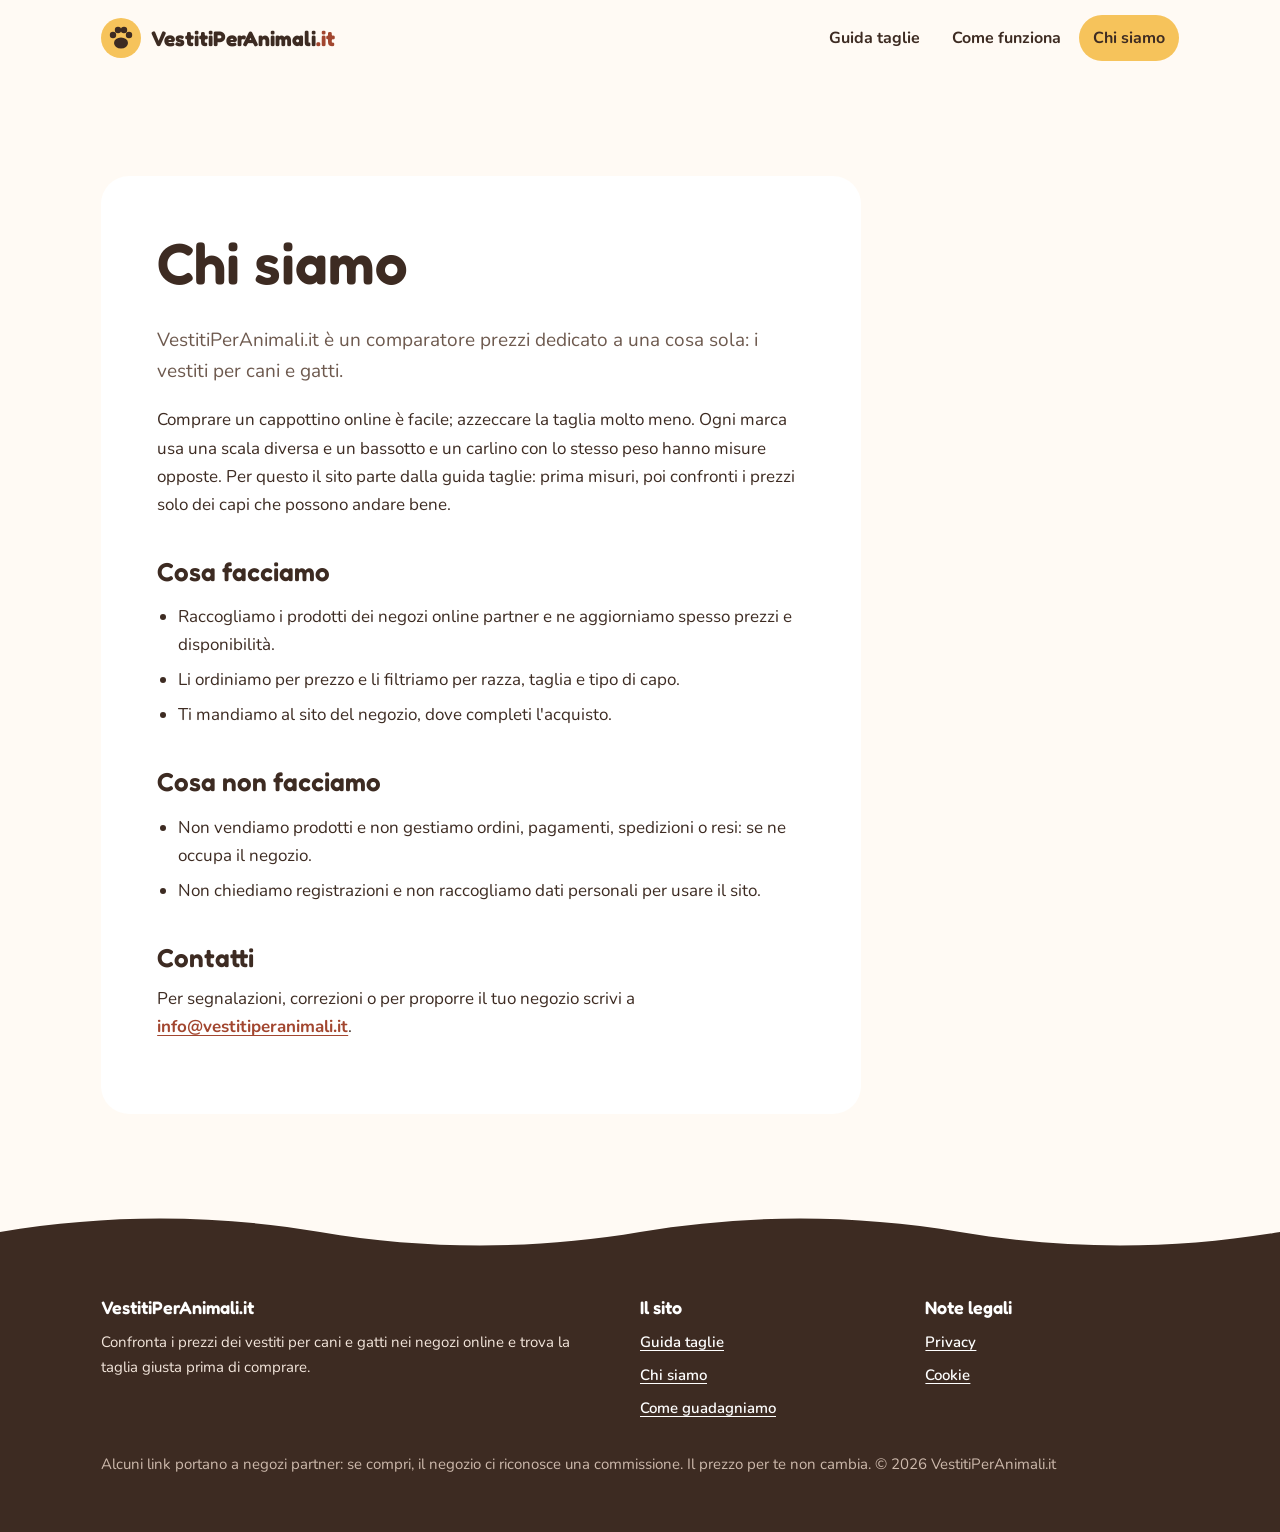
<file: chi-siamo.html>
<!DOCTYPE html><html lang="it"> <head><meta charset="utf-8"><meta name="viewport" content="width=device-width, initial-scale=1"><title>Chi siamo | VestitiPerAnimali.it</title><meta name="description" content="VestitiPerAnimali.it è un comparatore prezzi dedicato solo ai vestiti per cani e gatti, con guida taglie per razza."><link rel="canonical" href="https://vestitiperanimali.it/chi-siamo"><link rel="icon" href="/favicon.svg" type="image/svg+xml">
<link rel="icon" href="/favicon-48.png" sizes="48x48" type="image/png">
<link rel="icon" href="/favicon-96.png" sizes="96x96" type="image/png">
<link rel="icon" href="/favicon-192.png" sizes="192x192" type="image/png">
<link rel="apple-touch-icon" href="/apple-touch-icon.png"><meta property="og:type" content="website"><meta property="og:locale" content="it_IT"><meta property="og:site_name" content="VestitiPerAnimali.it"><meta property="og:title" content="Chi siamo | VestitiPerAnimali.it"><meta property="og:description" content="VestitiPerAnimali.it è un comparatore prezzi dedicato solo ai vestiti per cani e gatti, con guida taglie per razza."><meta property="og:url" content="https://vestitiperanimali.it/chi-siamo"><meta name="theme-color" content="#fffaf4"><link rel="stylesheet" href="/assets/chi-siamo.MqZm3qZb.css"><link rel="manifest" href="/manifest.webmanifest">
<script src="/assets/pwa.js" defer></script>
</head> <body> <a class="skip" href="#main">Vai al contenuto</a> <header class="site-head"> <div class="wrap"> <a class="logo" href="/" aria-label="VestitiPerAnimali.it, home"> <svg width="40" height="40" viewBox="0 0 40 40" aria-hidden="true"> <circle cx="20" cy="20" r="20" fill="#f6c35b"></circle> <g fill="#3d2b22"><ellipse cx="20" cy="25" rx="7" ry="5.5"></ellipse><circle cx="12" cy="17" r="3.2"></circle><circle cx="17" cy="12" r="3.2"></circle><circle cx="23" cy="12" r="3.2"></circle><circle cx="28" cy="17" r="3.2"></circle></g> </svg> <b>VestitiPerAnimali<span>.it</span></b> </a> <nav class="nav" aria-label="Principale"> <a href="/guida-taglie">Guida taglie</a><a href="/#come-funziona">Come funziona</a><a href="/chi-siamo" aria-current="page">Chi siamo</a> </nav> </div> </header> <main id="main"> <section class="band"> <div class="wrap"> <article class="doc"> <h1>Chi siamo</h1>   <p class="lead">VestitiPerAnimali.it è un comparatore prezzi dedicato a una cosa sola: i vestiti per cani e gatti.</p> <p>Comprare un cappottino online è facile; azzeccare la taglia molto meno. Ogni marca usa una scala diversa e un bassotto e un carlino con lo stesso peso hanno misure opposte. Per questo il sito parte dalla guida taglie: prima misuri, poi confronti i prezzi solo dei capi che possono andare bene.</p> <h2>Cosa facciamo</h2> <ul> <li>Raccogliamo i prodotti dei negozi online partner e ne aggiorniamo spesso prezzi e disponibilità.</li> <li>Li ordiniamo per prezzo e li filtriamo per razza, taglia e tipo di capo.</li> <li>Ti mandiamo al sito del negozio, dove completi l'acquisto.</li> </ul> <h2>Cosa non facciamo</h2> <ul> <li>Non vendiamo prodotti e non gestiamo ordini, pagamenti, spedizioni o resi: se ne occupa il negozio.</li> <li>Non chiediamo registrazioni e non raccogliamo dati personali per usare il sito.</li> </ul> <h2>Contatti</h2> <p>Per segnalazioni, correzioni o per proporre il tuo negozio scrivi a <a href="mailto:info@vestitiperanimali.it">info@vestitiperanimali.it</a>.</p>  </article> </div> </section> </main> <svg class="wave" viewBox="0 0 1440 36" preserveAspectRatio="none" aria-hidden="true"><path d="M0 18 C 120 0, 240 0, 360 18 S 600 36, 720 18 S 960 0, 1080 18 S 1320 36, 1440 18 V36 H0 Z" fill="#3d2b22"></path></svg> <footer class="site-foot"> <div class="wrap"> <div class="foot-grid"> <div> <h2>VestitiPerAnimali.it</h2> <p>Confronta i prezzi dei vestiti per cani e gatti nei negozi online e trova la taglia giusta prima di comprare.</p> </div> <div> <h2>Il sito</h2> <ul> <li><a href="/guida-taglie">Guida taglie</a></li> <li><a href="/chi-siamo">Chi siamo</a></li> <li><a href="/link-affiliati">Come guadagniamo</a></li> </ul> </div> <div> <h2>Note legali</h2> <ul> <li><a href="/privacy">Privacy</a></li> <li><a href="/cookie">Cookie</a></li> </ul> </div> </div> <p class="note">Alcuni link portano a negozi partner: se compri, il negozio ci riconosce una commissione. Il prezzo per te non cambia. © 2026 VestitiPerAnimali.it</p> </div> </footer> </body></html>
</file>
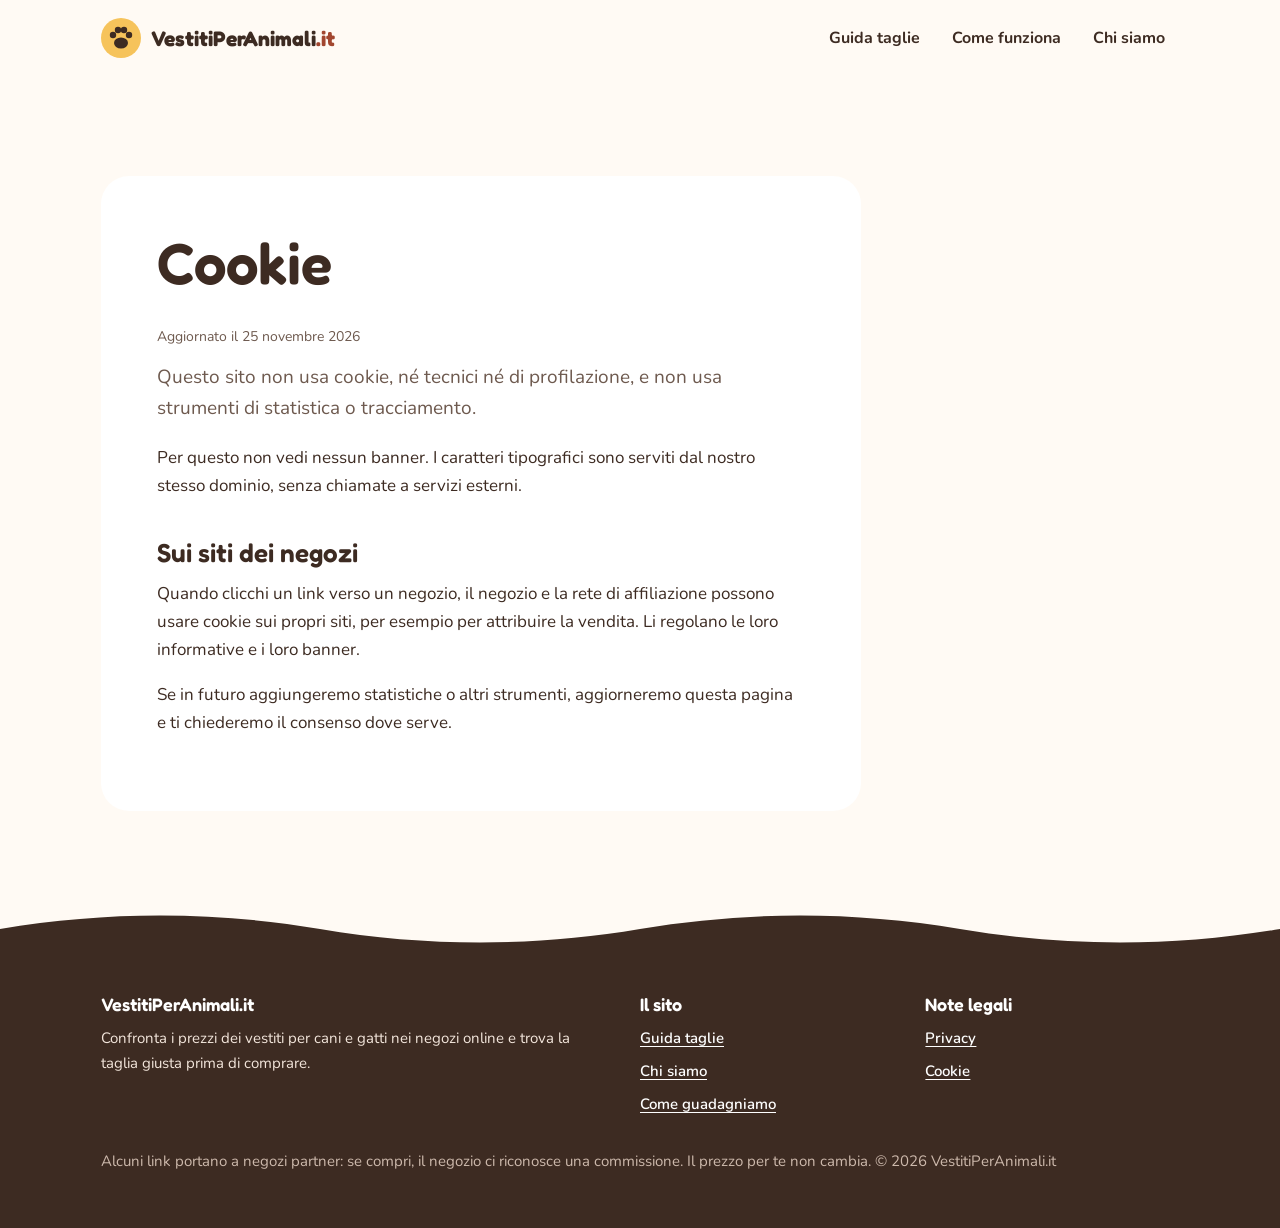
<file: cookie.html>
<!DOCTYPE html><html lang="it"> <head><meta charset="utf-8"><meta name="viewport" content="width=device-width, initial-scale=1"><title>Cookie | VestitiPerAnimali.it</title><meta name="description" content="VestitiPerAnimali.it non usa cookie né strumenti di tracciamento."><link rel="canonical" href="https://vestitiperanimali.it/cookie"><link rel="icon" href="/favicon.svg" type="image/svg+xml">
<link rel="icon" href="/favicon-48.png" sizes="48x48" type="image/png">
<link rel="icon" href="/favicon-96.png" sizes="96x96" type="image/png">
<link rel="icon" href="/favicon-192.png" sizes="192x192" type="image/png">
<link rel="apple-touch-icon" href="/apple-touch-icon.png"><meta property="og:type" content="website"><meta property="og:locale" content="it_IT"><meta property="og:site_name" content="VestitiPerAnimali.it"><meta property="og:title" content="Cookie | VestitiPerAnimali.it"><meta property="og:description" content="VestitiPerAnimali.it non usa cookie né strumenti di tracciamento."><meta property="og:url" content="https://vestitiperanimali.it/cookie"><meta name="theme-color" content="#fffaf4"><link rel="stylesheet" href="/assets/chi-siamo.MqZm3qZb.css"><link rel="manifest" href="/manifest.webmanifest">
<script src="/assets/pwa.js" defer></script>
</head> <body> <a class="skip" href="#main">Vai al contenuto</a> <header class="site-head"> <div class="wrap"> <a class="logo" href="/" aria-label="VestitiPerAnimali.it, home"> <svg width="40" height="40" viewBox="0 0 40 40" aria-hidden="true"> <circle cx="20" cy="20" r="20" fill="#f6c35b"></circle> <g fill="#3d2b22"><ellipse cx="20" cy="25" rx="7" ry="5.5"></ellipse><circle cx="12" cy="17" r="3.2"></circle><circle cx="17" cy="12" r="3.2"></circle><circle cx="23" cy="12" r="3.2"></circle><circle cx="28" cy="17" r="3.2"></circle></g> </svg> <b>VestitiPerAnimali<span>.it</span></b> </a> <nav class="nav" aria-label="Principale"> <a href="/guida-taglie">Guida taglie</a><a href="/#come-funziona">Come funziona</a><a href="/chi-siamo">Chi siamo</a> </nav> </div> </header> <main id="main"> <section class="band"> <div class="wrap"> <article class="doc"> <h1>Cookie</h1> <p class="small">Aggiornato il 25 novembre 2026</p>  <p class="lead">Questo sito non usa cookie, né tecnici né di profilazione, e non usa strumenti di statistica o tracciamento.</p> <p>Per questo non vedi nessun banner. I caratteri tipografici sono serviti dal nostro stesso dominio, senza chiamate a servizi esterni.</p> <h2>Sui siti dei negozi</h2> <p>Quando clicchi un link verso un negozio, il negozio e la rete di affiliazione possono usare cookie sui propri siti, per esempio per attribuire la vendita. Li regolano le loro informative e i loro banner.</p> <p>Se in futuro aggiungeremo statistiche o altri strumenti, aggiorneremo questa pagina e ti chiederemo il consenso dove serve.</p>  </article> </div> </section> </main> <svg class="wave" viewBox="0 0 1440 36" preserveAspectRatio="none" aria-hidden="true"><path d="M0 18 C 120 0, 240 0, 360 18 S 600 36, 720 18 S 960 0, 1080 18 S 1320 36, 1440 18 V36 H0 Z" fill="#3d2b22"></path></svg> <footer class="site-foot"> <div class="wrap"> <div class="foot-grid"> <div> <h2>VestitiPerAnimali.it</h2> <p>Confronta i prezzi dei vestiti per cani e gatti nei negozi online e trova la taglia giusta prima di comprare.</p> </div> <div> <h2>Il sito</h2> <ul> <li><a href="/guida-taglie">Guida taglie</a></li> <li><a href="/chi-siamo">Chi siamo</a></li> <li><a href="/link-affiliati">Come guadagniamo</a></li> </ul> </div> <div> <h2>Note legali</h2> <ul> <li><a href="/privacy">Privacy</a></li> <li><a href="/cookie">Cookie</a></li> </ul> </div> </div> <p class="note">Alcuni link portano a negozi partner: se compri, il negozio ci riconosce una commissione. Il prezzo per te non cambia. © 2026 VestitiPerAnimali.it</p> </div> </footer> </body></html>
</file>
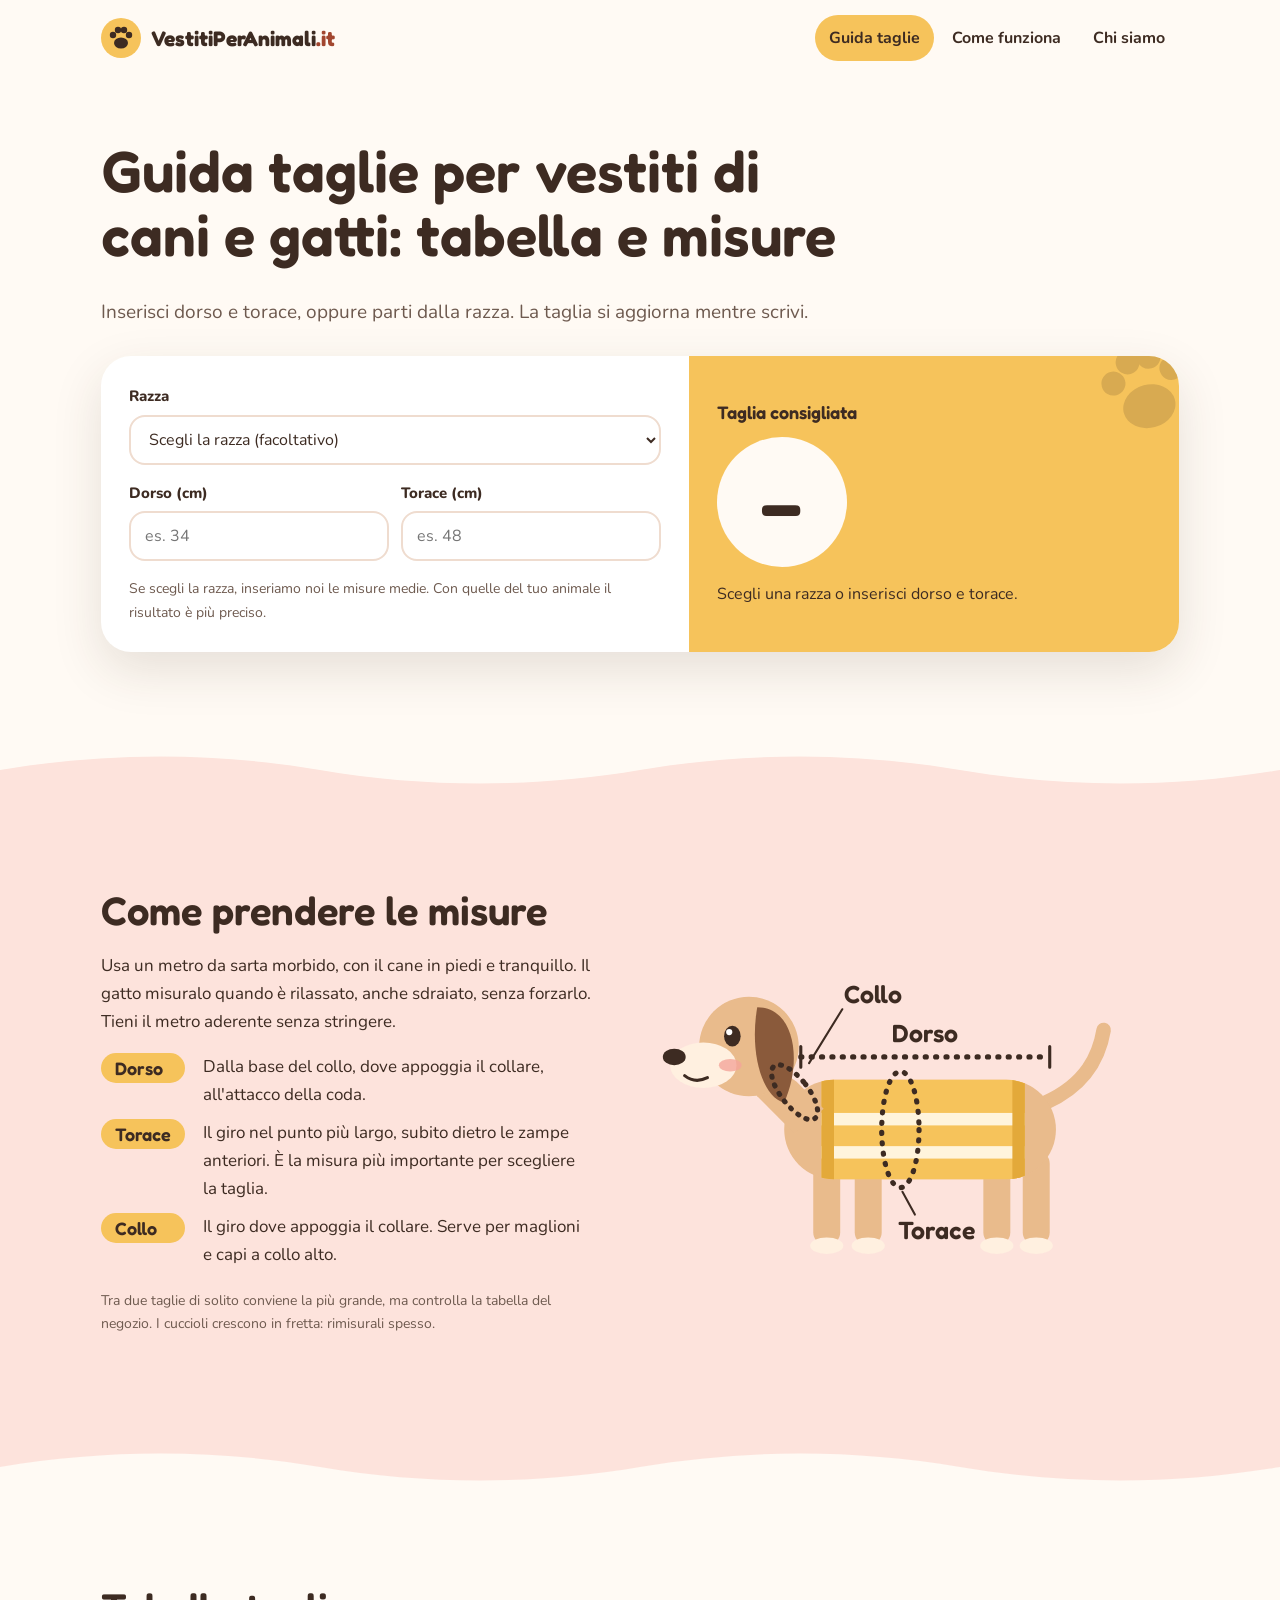
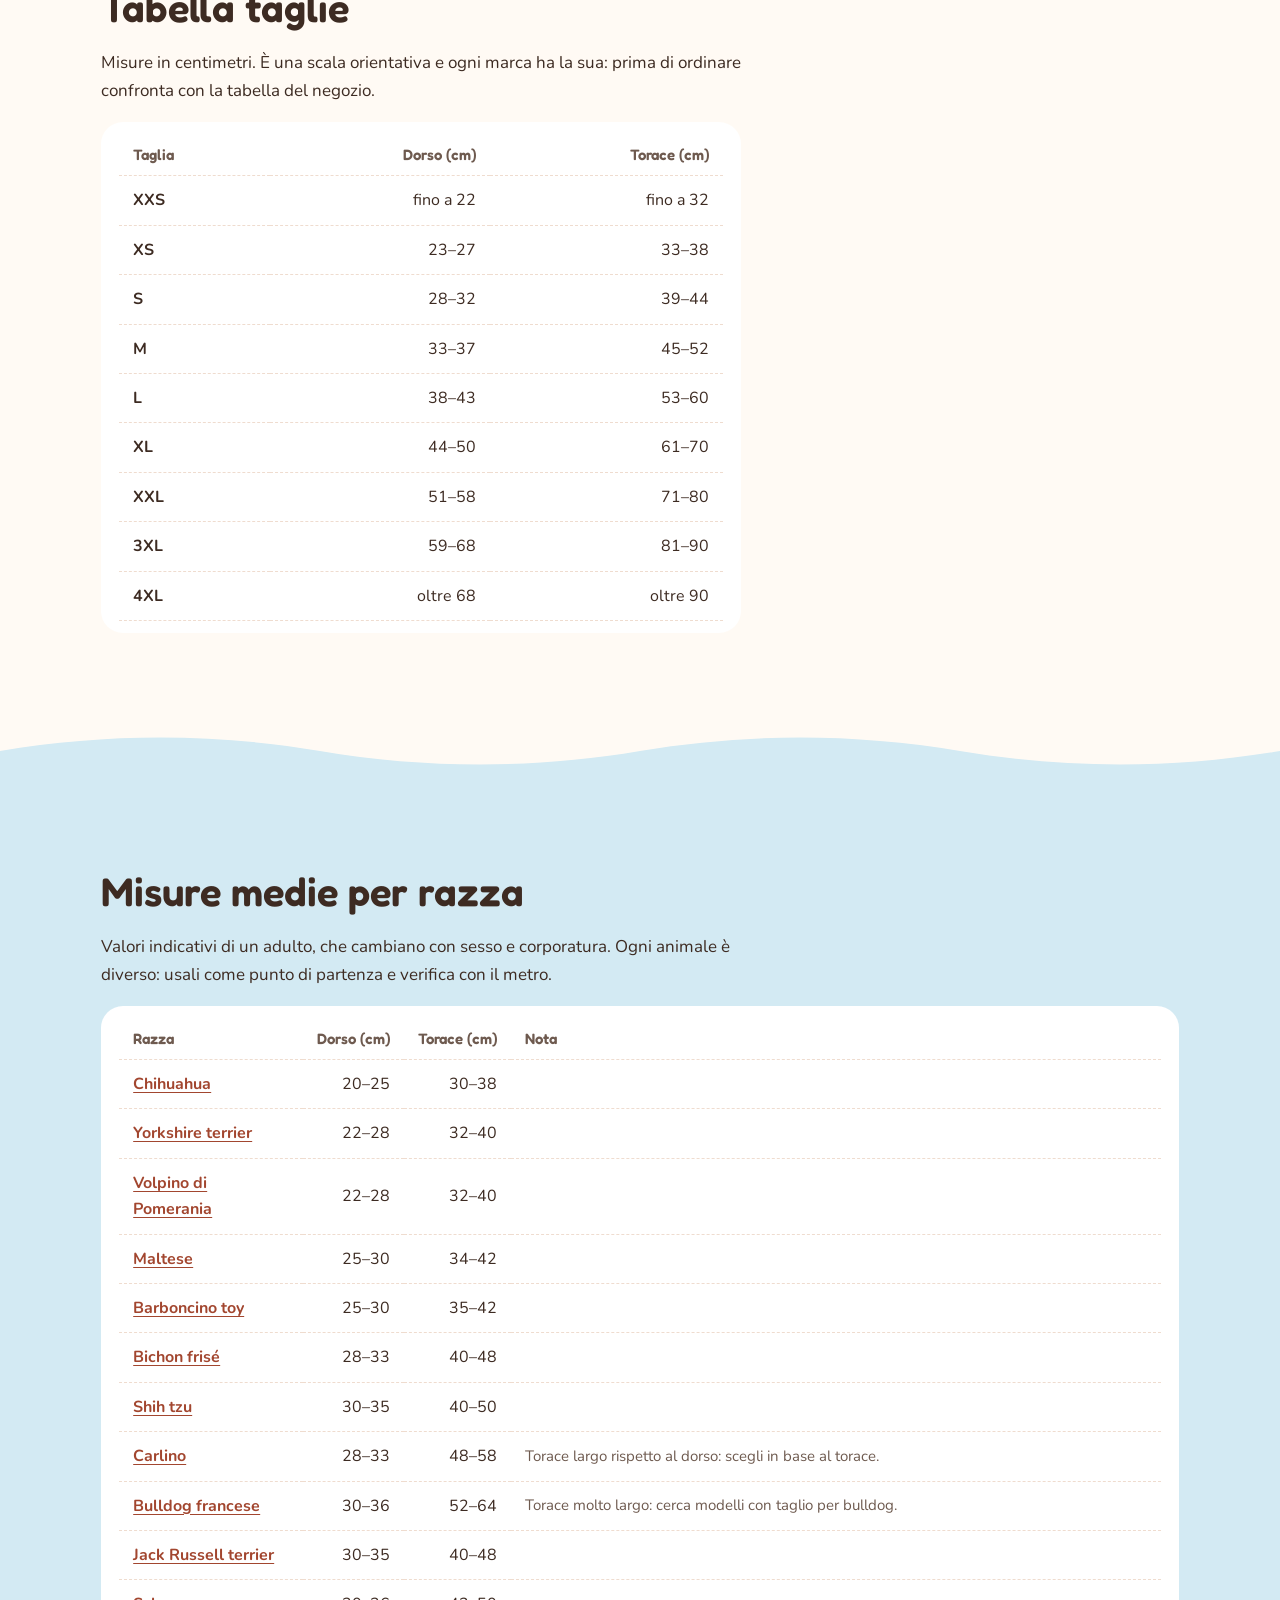
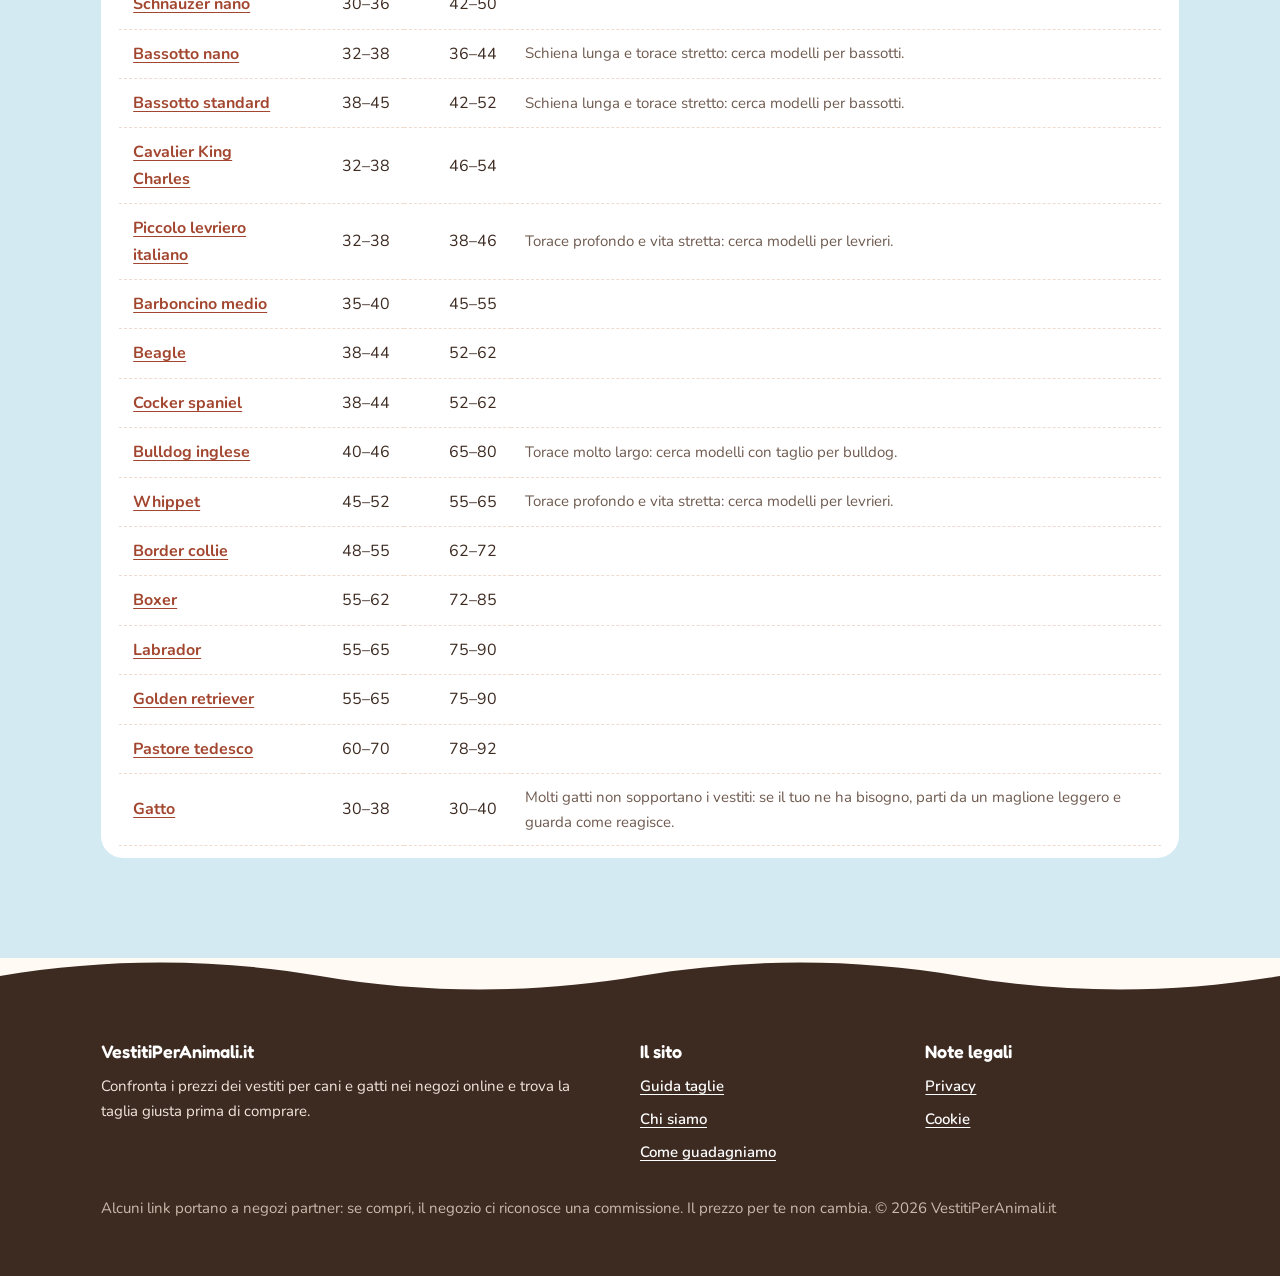
<file: guida-taglie.html>
<!DOCTYPE html><html lang="it"> <head><meta charset="utf-8"><meta name="viewport" content="width=device-width, initial-scale=1"><title>Guida taglie vestiti per cani e gatti: calcola la taglia | VestitiPerAnimali.it</title><meta name="description" content="Calcola la taglia di cappottini, maglioni e impermeabili per il tuo cane o gatto da dorso e torace. Misure medie per 25 razze di cane e per il gatto, con tabella taglie."><link rel="canonical" href="https://vestitiperanimali.it/guida-taglie"><link rel="icon" href="/favicon.svg" type="image/svg+xml">
<link rel="icon" href="/favicon-48.png" sizes="48x48" type="image/png">
<link rel="icon" href="/favicon-96.png" sizes="96x96" type="image/png">
<link rel="icon" href="/favicon-192.png" sizes="192x192" type="image/png">
<link rel="apple-touch-icon" href="/apple-touch-icon.png"><meta property="og:type" content="website"><meta property="og:locale" content="it_IT"><meta property="og:site_name" content="VestitiPerAnimali.it"><meta property="og:title" content="Guida taglie vestiti per cani e gatti: calcola la taglia | VestitiPerAnimali.it"><meta property="og:description" content="Calcola la taglia di cappottini, maglioni e impermeabili per il tuo cane o gatto da dorso e torace. Misure medie per 25 razze di cane e per il gatto, con tabella taglie."><meta property="og:url" content="https://vestitiperanimali.it/guida-taglie"><meta name="theme-color" content="#fffaf4"><link rel="stylesheet" href="/assets/chi-siamo.MqZm3qZb.css">
<style>.calc[data-astro-cid-avsiopcl]{display:grid;grid-template-columns:minmax(0,1.2fr) minmax(0,1fr);background:var(--card);border-radius:30px;overflow:hidden;box-shadow:0 18px 50px #3d2b2221}.calc-in[data-astro-cid-avsiopcl]{padding:28px;display:grid;gap:16px;align-content:start}.two[data-astro-cid-avsiopcl]{display:grid;grid-template-columns:1fr 1fr;gap:12px}.hint[data-astro-cid-avsiopcl]{margin:0}.calc-out[data-astro-cid-avsiopcl]{position:relative;background:var(--honey);padding:28px;display:flex;flex-direction:column;justify-content:center;overflow:hidden}.calc-out[data-astro-cid-avsiopcl]:after{content:"";position:absolute;right:-14px;top:-14px;width:96px;height:96px;opacity:.16;background:url("data:image/svg+xml,%3Csvg xmlns='http://www.w3.org/2000/svg' viewBox='0 0 40 40' fill='%233d2b22'%3E%3Cellipse cx='20' cy='27' rx='11' ry='9'/%3E%3Ccircle cx='8' cy='14' r='5'/%3E%3Ccircle cx='16' cy='7' r='5'/%3E%3Ccircle cx='25' cy='7' r='5'/%3E%3Ccircle cx='33' cy='14' r='5'/%3E%3C/svg%3E") no-repeat center / contain;transform:rotate(-15deg)}.out-label[data-astro-cid-avsiopcl]{font:600 18px var(--head);margin:0}.out-size[data-astro-cid-avsiopcl]{display:inline-grid;place-items:center;min-width:130px;height:130px;padding:0 20px;border-radius:999px;background:#fffaf4;font:600 clamp(56px,7vw,76px)/1 var(--head);margin:14px 0;width:fit-content}.out-why[data-astro-cid-avsiopcl]{margin:0;font-size:16px;position:relative;z-index:1}@media(max-width:860px){.calc[data-astro-cid-avsiopcl]{grid-template-columns:1fr}}
.top[data-astro-cid-fkmgt4ir]{padding-top:clamp(40px,5vw,72px)}.top[data-astro-cid-fkmgt4ir] .calc{margin-top:28px}.measure[data-astro-cid-fkmgt4ir]{display:grid;background:transparent;grid-template-columns:minmax(0,1fr) minmax(0,1.1fr);gap:48px;align-items:center}.m-list[data-astro-cid-fkmgt4ir]{margin:0 0 20px;display:grid;grid-template-columns:auto 1fr;gap:10px 18px}.m-list[data-astro-cid-fkmgt4ir] dt[data-astro-cid-fkmgt4ir]{font:600 18px var(--head);background:var(--honey);padding:4px 14px;border-radius:999px;height:fit-content}.m-list[data-astro-cid-fkmgt4ir] dd[data-astro-cid-fkmgt4ir]{margin:0}.dog[data-astro-cid-fkmgt4ir]{width:100%;height:auto}.dog[data-astro-cid-fkmgt4ir] .lbl[data-astro-cid-fkmgt4ir]{font:600 24px var(--head);fill:#3d2b22;paint-order:stroke;stroke:#fde3dc;stroke-width:6px}.sizes[data-astro-cid-fkmgt4ir]{max-width:640px}.stack[data-astro-cid-fkmgt4ir] td[data-astro-cid-fkmgt4ir]:last-child{color:var(--muted);font-size:15px}@media(max-width:900px){.measure[data-astro-cid-fkmgt4ir]{grid-template-columns:1fr}}
</style><link rel="manifest" href="/manifest.webmanifest">
<script src="/assets/pwa.js" defer></script>
</head> <body> <a class="skip" href="#main">Vai al contenuto</a> <header class="site-head"> <div class="wrap"> <a class="logo" href="/" aria-label="VestitiPerAnimali.it, home"> <svg width="40" height="40" viewBox="0 0 40 40" aria-hidden="true"> <circle cx="20" cy="20" r="20" fill="#f6c35b"></circle> <g fill="#3d2b22"><ellipse cx="20" cy="25" rx="7" ry="5.5"></ellipse><circle cx="12" cy="17" r="3.2"></circle><circle cx="17" cy="12" r="3.2"></circle><circle cx="23" cy="12" r="3.2"></circle><circle cx="28" cy="17" r="3.2"></circle></g> </svg> <b>VestitiPerAnimali<span>.it</span></b> </a> <nav class="nav" aria-label="Principale"> <a href="/guida-taglie" aria-current="page">Guida taglie</a><a href="/#come-funziona">Come funziona</a><a href="/chi-siamo">Chi siamo</a> </nav> </div> </header> <main id="main"> <section class="band top" data-astro-cid-fkmgt4ir> <div class="wrap" data-astro-cid-fkmgt4ir> <h1 data-astro-cid-fkmgt4ir>Guida taglie per vestiti di cani e gatti: tabella e misure</h1> <p class="lead" data-astro-cid-fkmgt4ir>Inserisci dorso e torace, oppure parti dalla razza. La taglia si aggiorna mentre scrivi.</p> <div class="calc" id="calc-guida" data-calc="{&#34;T&#34;:[{&#34;t&#34;:&#34;XXS&#34;,&#34;dorso&#34;:22,&#34;torace&#34;:32},{&#34;t&#34;:&#34;XS&#34;,&#34;dorso&#34;:27,&#34;torace&#34;:38},{&#34;t&#34;:&#34;S&#34;,&#34;dorso&#34;:32,&#34;torace&#34;:44},{&#34;t&#34;:&#34;M&#34;,&#34;dorso&#34;:37,&#34;torace&#34;:52},{&#34;t&#34;:&#34;L&#34;,&#34;dorso&#34;:43,&#34;torace&#34;:60},{&#34;t&#34;:&#34;XL&#34;,&#34;dorso&#34;:50,&#34;torace&#34;:70},{&#34;t&#34;:&#34;XXL&#34;,&#34;dorso&#34;:58,&#34;torace&#34;:80},{&#34;t&#34;:&#34;3XL&#34;,&#34;dorso&#34;:68,&#34;torace&#34;:90},{&#34;t&#34;:&#34;4XL&#34;,&#34;dorso&#34;:999,&#34;torace&#34;:999}],&#34;R&#34;:[{&#34;s&#34;:&#34;chihuahua&#34;,&#34;n&#34;:&#34;Chihuahua&#34;,&#34;a&#34;:&#34;cane&#34;,&#34;d&#34;:[20,25],&#34;c&#34;:[30,38]},{&#34;s&#34;:&#34;yorkshire-terrier&#34;,&#34;n&#34;:&#34;Yorkshire terrier&#34;,&#34;a&#34;:&#34;cane&#34;,&#34;d&#34;:[22,28],&#34;c&#34;:[32,40]},{&#34;s&#34;:&#34;volpino-di-pomerania&#34;,&#34;n&#34;:&#34;Volpino di Pomerania&#34;,&#34;a&#34;:&#34;cane&#34;,&#34;d&#34;:[22,28],&#34;c&#34;:[32,40]},{&#34;s&#34;:&#34;maltese&#34;,&#34;n&#34;:&#34;Maltese&#34;,&#34;a&#34;:&#34;cane&#34;,&#34;d&#34;:[25,30],&#34;c&#34;:[34,42]},{&#34;s&#34;:&#34;barboncino-toy&#34;,&#34;n&#34;:&#34;Barboncino toy&#34;,&#34;a&#34;:&#34;cane&#34;,&#34;d&#34;:[25,30],&#34;c&#34;:[35,42]},{&#34;s&#34;:&#34;bichon-frise&#34;,&#34;n&#34;:&#34;Bichon frisé&#34;,&#34;a&#34;:&#34;cane&#34;,&#34;d&#34;:[28,33],&#34;c&#34;:[40,48]},{&#34;s&#34;:&#34;shih-tzu&#34;,&#34;n&#34;:&#34;Shih tzu&#34;,&#34;a&#34;:&#34;cane&#34;,&#34;d&#34;:[30,35],&#34;c&#34;:[40,50]},{&#34;s&#34;:&#34;carlino&#34;,&#34;n&#34;:&#34;Carlino&#34;,&#34;a&#34;:&#34;cane&#34;,&#34;d&#34;:[28,33],&#34;c&#34;:[48,58],&#34;nota&#34;:&#34;Torace largo rispetto al dorso: scegli in base al torace.&#34;},{&#34;s&#34;:&#34;bulldog-francese&#34;,&#34;n&#34;:&#34;Bulldog francese&#34;,&#34;a&#34;:&#34;cane&#34;,&#34;d&#34;:[30,36],&#34;c&#34;:[52,64],&#34;nota&#34;:&#34;Torace molto largo: cerca modelli con taglio per bulldog.&#34;},{&#34;s&#34;:&#34;jack-russell-terrier&#34;,&#34;n&#34;:&#34;Jack Russell terrier&#34;,&#34;a&#34;:&#34;cane&#34;,&#34;d&#34;:[30,35],&#34;c&#34;:[40,48]},{&#34;s&#34;:&#34;schnauzer-nano&#34;,&#34;n&#34;:&#34;Schnauzer nano&#34;,&#34;a&#34;:&#34;cane&#34;,&#34;d&#34;:[30,36],&#34;c&#34;:[42,50]},{&#34;s&#34;:&#34;bassotto-nano&#34;,&#34;n&#34;:&#34;Bassotto nano&#34;,&#34;a&#34;:&#34;cane&#34;,&#34;d&#34;:[32,38],&#34;c&#34;:[36,44],&#34;nota&#34;:&#34;Schiena lunga e torace stretto: cerca modelli per bassotti.&#34;},{&#34;s&#34;:&#34;bassotto&#34;,&#34;n&#34;:&#34;Bassotto standard&#34;,&#34;a&#34;:&#34;cane&#34;,&#34;d&#34;:[38,45],&#34;c&#34;:[42,52],&#34;nota&#34;:&#34;Schiena lunga e torace stretto: cerca modelli per bassotti.&#34;},{&#34;s&#34;:&#34;cavalier-king&#34;,&#34;n&#34;:&#34;Cavalier King Charles&#34;,&#34;a&#34;:&#34;cane&#34;,&#34;d&#34;:[32,38],&#34;c&#34;:[46,54]},{&#34;s&#34;:&#34;piccolo-levriero-italiano&#34;,&#34;n&#34;:&#34;Piccolo levriero italiano&#34;,&#34;a&#34;:&#34;cane&#34;,&#34;d&#34;:[32,38],&#34;c&#34;:[38,46],&#34;nota&#34;:&#34;Torace profondo e vita stretta: cerca modelli per levrieri.&#34;},{&#34;s&#34;:&#34;barboncino-medio&#34;,&#34;n&#34;:&#34;Barboncino medio&#34;,&#34;a&#34;:&#34;cane&#34;,&#34;d&#34;:[35,40],&#34;c&#34;:[45,55]},{&#34;s&#34;:&#34;beagle&#34;,&#34;n&#34;:&#34;Beagle&#34;,&#34;a&#34;:&#34;cane&#34;,&#34;d&#34;:[38,44],&#34;c&#34;:[52,62]},{&#34;s&#34;:&#34;cocker-spaniel&#34;,&#34;n&#34;:&#34;Cocker spaniel&#34;,&#34;a&#34;:&#34;cane&#34;,&#34;d&#34;:[38,44],&#34;c&#34;:[52,62]},{&#34;s&#34;:&#34;bulldog-inglese&#34;,&#34;n&#34;:&#34;Bulldog inglese&#34;,&#34;a&#34;:&#34;cane&#34;,&#34;d&#34;:[40,46],&#34;c&#34;:[65,80],&#34;nota&#34;:&#34;Torace molto largo: cerca modelli con taglio per bulldog.&#34;},{&#34;s&#34;:&#34;whippet&#34;,&#34;n&#34;:&#34;Whippet&#34;,&#34;a&#34;:&#34;cane&#34;,&#34;d&#34;:[45,52],&#34;c&#34;:[55,65],&#34;nota&#34;:&#34;Torace profondo e vita stretta: cerca modelli per levrieri.&#34;},{&#34;s&#34;:&#34;border-collie&#34;,&#34;n&#34;:&#34;Border collie&#34;,&#34;a&#34;:&#34;cane&#34;,&#34;d&#34;:[48,55],&#34;c&#34;:[62,72]},{&#34;s&#34;:&#34;boxer&#34;,&#34;n&#34;:&#34;Boxer&#34;,&#34;a&#34;:&#34;cane&#34;,&#34;d&#34;:[55,62],&#34;c&#34;:[72,85]},{&#34;s&#34;:&#34;labrador&#34;,&#34;n&#34;:&#34;Labrador&#34;,&#34;a&#34;:&#34;cane&#34;,&#34;d&#34;:[55,65],&#34;c&#34;:[75,90]},{&#34;s&#34;:&#34;golden-retriever&#34;,&#34;n&#34;:&#34;Golden retriever&#34;,&#34;a&#34;:&#34;cane&#34;,&#34;d&#34;:[55,65],&#34;c&#34;:[75,90]},{&#34;s&#34;:&#34;pastore-tedesco&#34;,&#34;n&#34;:&#34;Pastore tedesco&#34;,&#34;a&#34;:&#34;cane&#34;,&#34;d&#34;:[60,70],&#34;c&#34;:[78,92]},{&#34;s&#34;:&#34;gatto&#34;,&#34;n&#34;:&#34;Gatto&#34;,&#34;a&#34;:&#34;gatto&#34;,&#34;d&#34;:[30,38],&#34;c&#34;:[30,40],&#34;nota&#34;:&#34;Molti gatti non sopportano i vestiti: se il tuo ne ha bisogno, parti da un maglione leggero e guarda come reagisce.&#34;}]}" data-astro-cid-avsiopcl> <form class="calc-in" novalidate data-astro-cid-avsiopcl> <div data-astro-cid-avsiopcl> <label for="calc-guida-razza" data-astro-cid-avsiopcl>Razza</label> <select id="calc-guida-razza" name="razza" data-astro-cid-avsiopcl> <option value="" data-astro-cid-avsiopcl>Scegli la razza (facoltativo)</option> <option value="chihuahua" data-astro-cid-avsiopcl>Chihuahua</option><option value="yorkshire-terrier" data-astro-cid-avsiopcl>Yorkshire terrier</option><option value="volpino-di-pomerania" data-astro-cid-avsiopcl>Volpino di Pomerania</option><option value="maltese" data-astro-cid-avsiopcl>Maltese</option><option value="barboncino-toy" data-astro-cid-avsiopcl>Barboncino toy</option><option value="bichon-frise" data-astro-cid-avsiopcl>Bichon frisé</option><option value="shih-tzu" data-astro-cid-avsiopcl>Shih tzu</option><option value="carlino" data-astro-cid-avsiopcl>Carlino</option><option value="bulldog-francese" data-astro-cid-avsiopcl>Bulldog francese</option><option value="jack-russell-terrier" data-astro-cid-avsiopcl>Jack Russell terrier</option><option value="schnauzer-nano" data-astro-cid-avsiopcl>Schnauzer nano</option><option value="bassotto-nano" data-astro-cid-avsiopcl>Bassotto nano</option><option value="bassotto" data-astro-cid-avsiopcl>Bassotto standard</option><option value="cavalier-king" data-astro-cid-avsiopcl>Cavalier King Charles</option><option value="piccolo-levriero-italiano" data-astro-cid-avsiopcl>Piccolo levriero italiano</option><option value="barboncino-medio" data-astro-cid-avsiopcl>Barboncino medio</option><option value="beagle" data-astro-cid-avsiopcl>Beagle</option><option value="cocker-spaniel" data-astro-cid-avsiopcl>Cocker spaniel</option><option value="bulldog-inglese" data-astro-cid-avsiopcl>Bulldog inglese</option><option value="whippet" data-astro-cid-avsiopcl>Whippet</option><option value="border-collie" data-astro-cid-avsiopcl>Border collie</option><option value="boxer" data-astro-cid-avsiopcl>Boxer</option><option value="labrador" data-astro-cid-avsiopcl>Labrador</option><option value="golden-retriever" data-astro-cid-avsiopcl>Golden retriever</option><option value="pastore-tedesco" data-astro-cid-avsiopcl>Pastore tedesco</option><option value="gatto" data-astro-cid-avsiopcl>Gatto</option> </select> </div> <div class="two" data-astro-cid-avsiopcl> <div data-astro-cid-avsiopcl> <label for="calc-guida-dorso" data-astro-cid-avsiopcl>Dorso (cm)</label> <input id="calc-guida-dorso" name="dorso" type="number" inputmode="decimal" min="10" max="110" step="0.5" placeholder="es. 34" data-astro-cid-avsiopcl> </div> <div data-astro-cid-avsiopcl> <label for="calc-guida-torace" data-astro-cid-avsiopcl>Torace (cm)</label> <input id="calc-guida-torace" name="torace" type="number" inputmode="decimal" min="15" max="130" step="0.5" placeholder="es. 48" data-astro-cid-avsiopcl> </div> </div> <p class="small hint" data-astro-cid-avsiopcl>Se scegli la razza, inseriamo noi le misure medie. Con quelle del tuo animale il risultato è più preciso.</p> </form> <div class="calc-out" aria-live="polite" data-astro-cid-avsiopcl> <p class="out-label" data-astro-cid-avsiopcl>Taglia consigliata</p> <p class="out-size" data-astro-cid-avsiopcl>–</p> <p class="out-why" data-astro-cid-avsiopcl>Scegli una razza o inserisci dorso e torace.</p> </div> </div>  <script type="module">for(const n of document.querySelectorAll("[data-calc]")){const{T:d,R:u}=JSON.parse(n.dataset.calc||"{}"),i=n.querySelector("form"),o=i.elements.namedItem("razza"),m=i.elements.namedItem("dorso"),p=i.elements.namedItem("torace"),v=n.querySelector(".out-size"),f=n.querySelector(".out-why"),S=(e,t)=>d.findIndex(c=>e<=c[t]),b=e=>Math.round((e[0]+e[1])/2),g=()=>{const e=parseFloat(m.value),t=parseFloat(p.value),c=u.find(z=>z.s===o.value),s=e>=10&&e<=110,a=t>=15&&t<=130;if(!s&&!a){v.textContent="–",f.textContent="Scegli una razza o inserisci dorso e torace.";return}const r=s?S(e,"dorso"):-1,h=a?S(t,"torace"):-1,x=a?h:r;v.textContent=d[x].t;let l=a?`Scelta in base al torace (${t} cm), la misura che conta di più per la vestibilità.`:`Scelta in base al dorso (${e} cm). Aggiungi il torace per un risultato più preciso.`;s&&a&&Math.abs(r-h)>=2?l+=` Il dorso indica la ${d[r].t}: corporatura particolare, cerca modelli regolabili o con taglio dedicato.`:s&&a&&r>h&&(l+=" Il dorso è un po’ lungo per questa taglia: se sei tra due taglie, prendi la più grande."),c?.nota&&(l+=" "+c.nota),f.textContent=l+" Le taglie cambiano da marca a marca: controlla sempre la tabella del negozio."};o.addEventListener("change",()=>{const e=u.find(t=>t.s===o.value);e&&(m.value=String(b(e.d)),p.value=String(b(e.c))),g()}),m.addEventListener("input",g),p.addEventListener("input",g),i.addEventListener("submit",e=>e.preventDefault());const I=()=>{const e=decodeURIComponent(location.hash.slice(1));u.some(t=>t.s===e)&&(o.value=e,o.dispatchEvent(new Event("change")))};n.id==="calc-guida"&&(I(),addEventListener("hashchange",I))}</script> </div> </section> <svg class="wave" viewBox="0 0 1440 36" preserveAspectRatio="none" aria-hidden="true" style="background:var(--bg)"> <path d="M0 18 C 120 0, 240 0, 360 18 S 600 36, 720 18 S 960 0, 1080 18 S 1320 36, 1440 18 V36 H0 Z" fill="var(--blush)"></path> </svg> <section class="band blush" data-astro-cid-fkmgt4ir> <div class="wrap measure" data-astro-cid-fkmgt4ir> <div data-astro-cid-fkmgt4ir> <h2 data-astro-cid-fkmgt4ir>Come prendere le misure</h2> <p data-astro-cid-fkmgt4ir>Usa un metro da sarta morbido, con il cane in piedi e tranquillo. Il gatto misuralo quando è rilassato, anche sdraiato, senza forzarlo. Tieni il metro aderente senza stringere.</p> <dl class="m-list" data-astro-cid-fkmgt4ir> <dt data-astro-cid-fkmgt4ir>Dorso</dt><dd data-astro-cid-fkmgt4ir>Dalla base del collo, dove appoggia il collare, all'attacco della coda.</dd> <dt data-astro-cid-fkmgt4ir>Torace</dt><dd data-astro-cid-fkmgt4ir>Il giro nel punto più largo, subito dietro le zampe anteriori. È la misura più importante per scegliere la taglia.</dd> <dt data-astro-cid-fkmgt4ir>Collo</dt><dd data-astro-cid-fkmgt4ir>Il giro dove appoggia il collare. Serve per maglioni e capi a collo alto.</dd> </dl> <p class="small" data-astro-cid-fkmgt4ir>Tra due taglie di solito conviene la più grande, ma controlla la tabella del negozio. I cuccioli crescono in fretta: rimisurali spesso.</p> </div> <svg class="dog" viewBox="0 0 520 330" role="img" aria-labelledby="dog-t" data-astro-cid-fkmgt4ir> <title id="dog-t">Cucciolo di profilo con il maglione e le tre misure: dorso, torace e collo</title> <defs data-astro-cid-fkmgt4ir><clipPath id="corpo" data-astro-cid-fkmgt4ir><rect x="140" y="128" width="262" height="96" rx="48" data-astro-cid-fkmgt4ir></rect></clipPath></defs> <path d="M392 150 C 432 132, 444 104, 448 80" fill="none" stroke="#e9bb8c" stroke-width="14" stroke-linecap="round" data-astro-cid-fkmgt4ir></path> <g fill="#e9bb8c" data-astro-cid-fkmgt4ir> <rect x="168" y="196" width="26" height="92" rx="13" data-astro-cid-fkmgt4ir></rect><rect x="208" y="196" width="26" height="92" rx="13" data-astro-cid-fkmgt4ir></rect> <rect x="332" y="196" width="26" height="92" rx="13" data-astro-cid-fkmgt4ir></rect><rect x="370" y="196" width="26" height="92" rx="13" data-astro-cid-fkmgt4ir></rect> </g> <g fill="#fff0e0" data-astro-cid-fkmgt4ir><ellipse cx="181" cy="288" rx="16" ry="8" data-astro-cid-fkmgt4ir></ellipse><ellipse cx="221" cy="288" rx="16" ry="8" data-astro-cid-fkmgt4ir></ellipse><ellipse cx="345" cy="288" rx="16" ry="8" data-astro-cid-fkmgt4ir></ellipse><ellipse cx="383" cy="288" rx="16" ry="8" data-astro-cid-fkmgt4ir></ellipse></g> <rect x="140" y="128" width="262" height="96" rx="48" fill="#e9bb8c" data-astro-cid-fkmgt4ir></rect> <g clip-path="url(#corpo)" data-astro-cid-fkmgt4ir> <rect x="176" y="120" width="196" height="110" fill="#f6c35b" data-astro-cid-fkmgt4ir></rect> <rect x="176" y="160" width="196" height="12" fill="#fff4dc" data-astro-cid-fkmgt4ir></rect><rect x="176" y="192" width="196" height="12" fill="#fff4dc" data-astro-cid-fkmgt4ir></rect> <rect x="176" y="120" width="12" height="110" fill="#e3a93a" data-astro-cid-fkmgt4ir></rect><rect x="360" y="120" width="12" height="110" fill="#e3a93a" data-astro-cid-fkmgt4ir></rect> </g> <path d="M104 96 L 152 130 L 178 156 L 150 180 L 114 144 Z" fill="#e9bb8c" data-astro-cid-fkmgt4ir></path> <circle cx="106" cy="96" r="48" fill="#e9bb8c" data-astro-cid-fkmgt4ir></circle> <ellipse cx="62" cy="114" rx="32" ry="22" fill="#fff0e0" data-astro-cid-fkmgt4ir></ellipse> <ellipse cx="34" cy="106" rx="11" ry="8" fill="#3d2b22" data-astro-cid-fkmgt4ir></ellipse> <path d="M114 58 C 150 58, 158 110, 140 150 C 120 146, 106 104, 114 58 Z" fill="#8a5a3b" data-astro-cid-fkmgt4ir></path> <ellipse cx="90" cy="86" rx="8" ry="10" fill="#3d2b22" data-astro-cid-fkmgt4ir></ellipse><circle cx="87" cy="82" r="3" fill="#fff" data-astro-cid-fkmgt4ir></circle> <ellipse cx="88" cy="114" rx="11" ry="6" fill="#f4a59a" opacity=".8" data-astro-cid-fkmgt4ir></ellipse> <path d="M44 124 q 10 8 22 2" fill="none" stroke="#3d2b22" stroke-width="3" stroke-linecap="round" data-astro-cid-fkmgt4ir></path> <!-- misure --> <g fill="none" stroke="#3d2b22" stroke-width="3" stroke-linecap="round" data-astro-cid-fkmgt4ir> <path d="M156 106 H 396" stroke-dasharray="1 9" stroke-width="5" data-astro-cid-fkmgt4ir></path> <path d="M156 96 v20 M396 96 v20" data-astro-cid-fkmgt4ir></path> <ellipse cx="252" cy="176" rx="18" ry="56" stroke-dasharray="1 9" stroke-width="5" data-astro-cid-fkmgt4ir></ellipse> <ellipse cx="150" cy="140" rx="13" ry="32" transform="rotate(-38 150 140)" stroke-dasharray="1 8" stroke-width="5" data-astro-cid-fkmgt4ir></ellipse> <path d="M254 236 L 266 258" stroke-width="2" data-astro-cid-fkmgt4ir></path><path d="M164 112 L 196 60" stroke-width="2" data-astro-cid-fkmgt4ir></path> </g> <text x="276" y="92" text-anchor="middle" class="lbl" data-astro-cid-fkmgt4ir>Dorso</text> <text x="250" y="282" class="lbl" data-astro-cid-fkmgt4ir>Torace</text> <text x="198" y="54" class="lbl" data-astro-cid-fkmgt4ir>Collo</text> </svg> </div> </section> <svg class="wave" viewBox="0 0 1440 36" preserveAspectRatio="none" aria-hidden="true" style="background:var(--blush)"> <path d="M0 18 C 120 0, 240 0, 360 18 S 600 36, 720 18 S 960 0, 1080 18 S 1320 36, 1440 18 V36 H0 Z" fill="var(--bg)"></path> </svg> <section class="band" data-astro-cid-fkmgt4ir> <div class="wrap" data-astro-cid-fkmgt4ir> <h2 data-astro-cid-fkmgt4ir>Tabella taglie</h2> <p data-astro-cid-fkmgt4ir>Misure in centimetri. È una scala orientativa e ogni marca ha la sua: prima di ordinare confronta con la tabella del negozio.</p> <div class="scroll sizes table-card" data-astro-cid-fkmgt4ir> <table data-astro-cid-fkmgt4ir> <thead data-astro-cid-fkmgt4ir><tr data-astro-cid-fkmgt4ir><th data-astro-cid-fkmgt4ir>Taglia</th><th class="num" data-astro-cid-fkmgt4ir>Dorso (cm)</th><th class="num" data-astro-cid-fkmgt4ir>Torace (cm)</th></tr></thead> <tbody data-astro-cid-fkmgt4ir><tr data-astro-cid-fkmgt4ir><td data-astro-cid-fkmgt4ir><strong data-astro-cid-fkmgt4ir>XXS</strong></td><td class="num" data-astro-cid-fkmgt4ir>fino a 22</td><td class="num" data-astro-cid-fkmgt4ir>fino a 32</td></tr><tr data-astro-cid-fkmgt4ir><td data-astro-cid-fkmgt4ir><strong data-astro-cid-fkmgt4ir>XS</strong></td><td class="num" data-astro-cid-fkmgt4ir>23–27</td><td class="num" data-astro-cid-fkmgt4ir>33–38</td></tr><tr data-astro-cid-fkmgt4ir><td data-astro-cid-fkmgt4ir><strong data-astro-cid-fkmgt4ir>S</strong></td><td class="num" data-astro-cid-fkmgt4ir>28–32</td><td class="num" data-astro-cid-fkmgt4ir>39–44</td></tr><tr data-astro-cid-fkmgt4ir><td data-astro-cid-fkmgt4ir><strong data-astro-cid-fkmgt4ir>M</strong></td><td class="num" data-astro-cid-fkmgt4ir>33–37</td><td class="num" data-astro-cid-fkmgt4ir>45–52</td></tr><tr data-astro-cid-fkmgt4ir><td data-astro-cid-fkmgt4ir><strong data-astro-cid-fkmgt4ir>L</strong></td><td class="num" data-astro-cid-fkmgt4ir>38–43</td><td class="num" data-astro-cid-fkmgt4ir>53–60</td></tr><tr data-astro-cid-fkmgt4ir><td data-astro-cid-fkmgt4ir><strong data-astro-cid-fkmgt4ir>XL</strong></td><td class="num" data-astro-cid-fkmgt4ir>44–50</td><td class="num" data-astro-cid-fkmgt4ir>61–70</td></tr><tr data-astro-cid-fkmgt4ir><td data-astro-cid-fkmgt4ir><strong data-astro-cid-fkmgt4ir>XXL</strong></td><td class="num" data-astro-cid-fkmgt4ir>51–58</td><td class="num" data-astro-cid-fkmgt4ir>71–80</td></tr><tr data-astro-cid-fkmgt4ir><td data-astro-cid-fkmgt4ir><strong data-astro-cid-fkmgt4ir>3XL</strong></td><td class="num" data-astro-cid-fkmgt4ir>59–68</td><td class="num" data-astro-cid-fkmgt4ir>81–90</td></tr><tr data-astro-cid-fkmgt4ir><td data-astro-cid-fkmgt4ir><strong data-astro-cid-fkmgt4ir>4XL</strong></td><td class="num" data-astro-cid-fkmgt4ir>oltre 68</td><td class="num" data-astro-cid-fkmgt4ir>oltre 90</td></tr></tbody> </table> </div> </div> </section> <svg class="wave" viewBox="0 0 1440 36" preserveAspectRatio="none" aria-hidden="true" style="background:var(--bg)"> <path d="M0 18 C 120 0, 240 0, 360 18 S 600 36, 720 18 S 960 0, 1080 18 S 1320 36, 1440 18 V36 H0 Z" fill="var(--sky)"></path> </svg> <section class="band sky" data-astro-cid-fkmgt4ir> <div class="wrap" data-astro-cid-fkmgt4ir> <h2 data-astro-cid-fkmgt4ir>Misure medie per razza</h2> <p data-astro-cid-fkmgt4ir>Valori indicativi di un adulto, che cambiano con sesso e corporatura. Ogni animale è diverso: usali come punto di partenza e verifica con il metro.</p> <div class="table-card" data-astro-cid-fkmgt4ir> <table class="stack" data-astro-cid-fkmgt4ir> <thead data-astro-cid-fkmgt4ir><tr data-astro-cid-fkmgt4ir><th data-astro-cid-fkmgt4ir>Razza</th><th class="num" data-astro-cid-fkmgt4ir>Dorso (cm)</th><th class="num" data-astro-cid-fkmgt4ir>Torace (cm)</th><th data-astro-cid-fkmgt4ir>Nota</th></tr></thead> <tbody data-astro-cid-fkmgt4ir> <tr data-astro-cid-fkmgt4ir> <td data-astro-cid-fkmgt4ir><a href="#chihuahua" data-astro-cid-fkmgt4ir>Chihuahua</a></td> <td class="num" data-astro-cid-fkmgt4ir>20–25</td> <td class="num" data-astro-cid-fkmgt4ir>30–38</td> <td data-astro-cid-fkmgt4ir></td> </tr><tr data-astro-cid-fkmgt4ir> <td data-astro-cid-fkmgt4ir><a href="#yorkshire-terrier" data-astro-cid-fkmgt4ir>Yorkshire terrier</a></td> <td class="num" data-astro-cid-fkmgt4ir>22–28</td> <td class="num" data-astro-cid-fkmgt4ir>32–40</td> <td data-astro-cid-fkmgt4ir></td> </tr><tr data-astro-cid-fkmgt4ir> <td data-astro-cid-fkmgt4ir><a href="#volpino-di-pomerania" data-astro-cid-fkmgt4ir>Volpino di Pomerania</a></td> <td class="num" data-astro-cid-fkmgt4ir>22–28</td> <td class="num" data-astro-cid-fkmgt4ir>32–40</td> <td data-astro-cid-fkmgt4ir></td> </tr><tr data-astro-cid-fkmgt4ir> <td data-astro-cid-fkmgt4ir><a href="#maltese" data-astro-cid-fkmgt4ir>Maltese</a></td> <td class="num" data-astro-cid-fkmgt4ir>25–30</td> <td class="num" data-astro-cid-fkmgt4ir>34–42</td> <td data-astro-cid-fkmgt4ir></td> </tr><tr data-astro-cid-fkmgt4ir> <td data-astro-cid-fkmgt4ir><a href="#barboncino-toy" data-astro-cid-fkmgt4ir>Barboncino toy</a></td> <td class="num" data-astro-cid-fkmgt4ir>25–30</td> <td class="num" data-astro-cid-fkmgt4ir>35–42</td> <td data-astro-cid-fkmgt4ir></td> </tr><tr data-astro-cid-fkmgt4ir> <td data-astro-cid-fkmgt4ir><a href="#bichon-frise" data-astro-cid-fkmgt4ir>Bichon frisé</a></td> <td class="num" data-astro-cid-fkmgt4ir>28–33</td> <td class="num" data-astro-cid-fkmgt4ir>40–48</td> <td data-astro-cid-fkmgt4ir></td> </tr><tr data-astro-cid-fkmgt4ir> <td data-astro-cid-fkmgt4ir><a href="#shih-tzu" data-astro-cid-fkmgt4ir>Shih tzu</a></td> <td class="num" data-astro-cid-fkmgt4ir>30–35</td> <td class="num" data-astro-cid-fkmgt4ir>40–50</td> <td data-astro-cid-fkmgt4ir></td> </tr><tr data-astro-cid-fkmgt4ir> <td data-astro-cid-fkmgt4ir><a href="#carlino" data-astro-cid-fkmgt4ir>Carlino</a></td> <td class="num" data-astro-cid-fkmgt4ir>28–33</td> <td class="num" data-astro-cid-fkmgt4ir>48–58</td> <td data-astro-cid-fkmgt4ir>Torace largo rispetto al dorso: scegli in base al torace.</td> </tr><tr data-astro-cid-fkmgt4ir> <td data-astro-cid-fkmgt4ir><a href="#bulldog-francese" data-astro-cid-fkmgt4ir>Bulldog francese</a></td> <td class="num" data-astro-cid-fkmgt4ir>30–36</td> <td class="num" data-astro-cid-fkmgt4ir>52–64</td> <td data-astro-cid-fkmgt4ir>Torace molto largo: cerca modelli con taglio per bulldog.</td> </tr><tr data-astro-cid-fkmgt4ir> <td data-astro-cid-fkmgt4ir><a href="#jack-russell-terrier" data-astro-cid-fkmgt4ir>Jack Russell terrier</a></td> <td class="num" data-astro-cid-fkmgt4ir>30–35</td> <td class="num" data-astro-cid-fkmgt4ir>40–48</td> <td data-astro-cid-fkmgt4ir></td> </tr><tr data-astro-cid-fkmgt4ir> <td data-astro-cid-fkmgt4ir><a href="#schnauzer-nano" data-astro-cid-fkmgt4ir>Schnauzer nano</a></td> <td class="num" data-astro-cid-fkmgt4ir>30–36</td> <td class="num" data-astro-cid-fkmgt4ir>42–50</td> <td data-astro-cid-fkmgt4ir></td> </tr><tr data-astro-cid-fkmgt4ir> <td data-astro-cid-fkmgt4ir><a href="#bassotto-nano" data-astro-cid-fkmgt4ir>Bassotto nano</a></td> <td class="num" data-astro-cid-fkmgt4ir>32–38</td> <td class="num" data-astro-cid-fkmgt4ir>36–44</td> <td data-astro-cid-fkmgt4ir>Schiena lunga e torace stretto: cerca modelli per bassotti.</td> </tr><tr data-astro-cid-fkmgt4ir> <td data-astro-cid-fkmgt4ir><a href="#bassotto" data-astro-cid-fkmgt4ir>Bassotto standard</a></td> <td class="num" data-astro-cid-fkmgt4ir>38–45</td> <td class="num" data-astro-cid-fkmgt4ir>42–52</td> <td data-astro-cid-fkmgt4ir>Schiena lunga e torace stretto: cerca modelli per bassotti.</td> </tr><tr data-astro-cid-fkmgt4ir> <td data-astro-cid-fkmgt4ir><a href="#cavalier-king" data-astro-cid-fkmgt4ir>Cavalier King Charles</a></td> <td class="num" data-astro-cid-fkmgt4ir>32–38</td> <td class="num" data-astro-cid-fkmgt4ir>46–54</td> <td data-astro-cid-fkmgt4ir></td> </tr><tr data-astro-cid-fkmgt4ir> <td data-astro-cid-fkmgt4ir><a href="#piccolo-levriero-italiano" data-astro-cid-fkmgt4ir>Piccolo levriero italiano</a></td> <td class="num" data-astro-cid-fkmgt4ir>32–38</td> <td class="num" data-astro-cid-fkmgt4ir>38–46</td> <td data-astro-cid-fkmgt4ir>Torace profondo e vita stretta: cerca modelli per levrieri.</td> </tr><tr data-astro-cid-fkmgt4ir> <td data-astro-cid-fkmgt4ir><a href="#barboncino-medio" data-astro-cid-fkmgt4ir>Barboncino medio</a></td> <td class="num" data-astro-cid-fkmgt4ir>35–40</td> <td class="num" data-astro-cid-fkmgt4ir>45–55</td> <td data-astro-cid-fkmgt4ir></td> </tr><tr data-astro-cid-fkmgt4ir> <td data-astro-cid-fkmgt4ir><a href="#beagle" data-astro-cid-fkmgt4ir>Beagle</a></td> <td class="num" data-astro-cid-fkmgt4ir>38–44</td> <td class="num" data-astro-cid-fkmgt4ir>52–62</td> <td data-astro-cid-fkmgt4ir></td> </tr><tr data-astro-cid-fkmgt4ir> <td data-astro-cid-fkmgt4ir><a href="#cocker-spaniel" data-astro-cid-fkmgt4ir>Cocker spaniel</a></td> <td class="num" data-astro-cid-fkmgt4ir>38–44</td> <td class="num" data-astro-cid-fkmgt4ir>52–62</td> <td data-astro-cid-fkmgt4ir></td> </tr><tr data-astro-cid-fkmgt4ir> <td data-astro-cid-fkmgt4ir><a href="#bulldog-inglese" data-astro-cid-fkmgt4ir>Bulldog inglese</a></td> <td class="num" data-astro-cid-fkmgt4ir>40–46</td> <td class="num" data-astro-cid-fkmgt4ir>65–80</td> <td data-astro-cid-fkmgt4ir>Torace molto largo: cerca modelli con taglio per bulldog.</td> </tr><tr data-astro-cid-fkmgt4ir> <td data-astro-cid-fkmgt4ir><a href="#whippet" data-astro-cid-fkmgt4ir>Whippet</a></td> <td class="num" data-astro-cid-fkmgt4ir>45–52</td> <td class="num" data-astro-cid-fkmgt4ir>55–65</td> <td data-astro-cid-fkmgt4ir>Torace profondo e vita stretta: cerca modelli per levrieri.</td> </tr><tr data-astro-cid-fkmgt4ir> <td data-astro-cid-fkmgt4ir><a href="#border-collie" data-astro-cid-fkmgt4ir>Border collie</a></td> <td class="num" data-astro-cid-fkmgt4ir>48–55</td> <td class="num" data-astro-cid-fkmgt4ir>62–72</td> <td data-astro-cid-fkmgt4ir></td> </tr><tr data-astro-cid-fkmgt4ir> <td data-astro-cid-fkmgt4ir><a href="#boxer" data-astro-cid-fkmgt4ir>Boxer</a></td> <td class="num" data-astro-cid-fkmgt4ir>55–62</td> <td class="num" data-astro-cid-fkmgt4ir>72–85</td> <td data-astro-cid-fkmgt4ir></td> </tr><tr data-astro-cid-fkmgt4ir> <td data-astro-cid-fkmgt4ir><a href="#labrador" data-astro-cid-fkmgt4ir>Labrador</a></td> <td class="num" data-astro-cid-fkmgt4ir>55–65</td> <td class="num" data-astro-cid-fkmgt4ir>75–90</td> <td data-astro-cid-fkmgt4ir></td> </tr><tr data-astro-cid-fkmgt4ir> <td data-astro-cid-fkmgt4ir><a href="#golden-retriever" data-astro-cid-fkmgt4ir>Golden retriever</a></td> <td class="num" data-astro-cid-fkmgt4ir>55–65</td> <td class="num" data-astro-cid-fkmgt4ir>75–90</td> <td data-astro-cid-fkmgt4ir></td> </tr><tr data-astro-cid-fkmgt4ir> <td data-astro-cid-fkmgt4ir><a href="#pastore-tedesco" data-astro-cid-fkmgt4ir>Pastore tedesco</a></td> <td class="num" data-astro-cid-fkmgt4ir>60–70</td> <td class="num" data-astro-cid-fkmgt4ir>78–92</td> <td data-astro-cid-fkmgt4ir></td> </tr><tr data-astro-cid-fkmgt4ir> <td data-astro-cid-fkmgt4ir><a href="#gatto" data-astro-cid-fkmgt4ir>Gatto</a></td> <td class="num" data-astro-cid-fkmgt4ir>30–38</td> <td class="num" data-astro-cid-fkmgt4ir>30–40</td> <td data-astro-cid-fkmgt4ir>Molti gatti non sopportano i vestiti: se il tuo ne ha bisogno, parti da un maglione leggero e guarda come reagisce.</td> </tr> </tbody> </table> </div> </div> </section> </main> <svg class="wave" viewBox="0 0 1440 36" preserveAspectRatio="none" aria-hidden="true"><path d="M0 18 C 120 0, 240 0, 360 18 S 600 36, 720 18 S 960 0, 1080 18 S 1320 36, 1440 18 V36 H0 Z" fill="#3d2b22"></path></svg> <footer class="site-foot"> <div class="wrap"> <div class="foot-grid"> <div> <h2>VestitiPerAnimali.it</h2> <p>Confronta i prezzi dei vestiti per cani e gatti nei negozi online e trova la taglia giusta prima di comprare.</p> </div> <div> <h2>Il sito</h2> <ul> <li><a href="/guida-taglie">Guida taglie</a></li> <li><a href="/chi-siamo">Chi siamo</a></li> <li><a href="/link-affiliati">Come guadagniamo</a></li> </ul> </div> <div> <h2>Note legali</h2> <ul> <li><a href="/privacy">Privacy</a></li> <li><a href="/cookie">Cookie</a></li> </ul> </div> </div> <p class="note">Alcuni link portano a negozi partner: se compri, il negozio ci riconosce una commissione. Il prezzo per te non cambia. © 2026 VestitiPerAnimali.it</p> </div> </footer> </body></html> <script type="module">for(const e of document.querySelectorAll(".stack td")){const c=e.cellIndex;e.dataset.l=e.closest("table").rows[0].cells[c]?.textContent||""}const t=()=>{location.hash.length>1&&document.getElementById("calc-guida")?.scrollIntoView({block:"center"})};t();addEventListener("hashchange",t);</script>
</file>
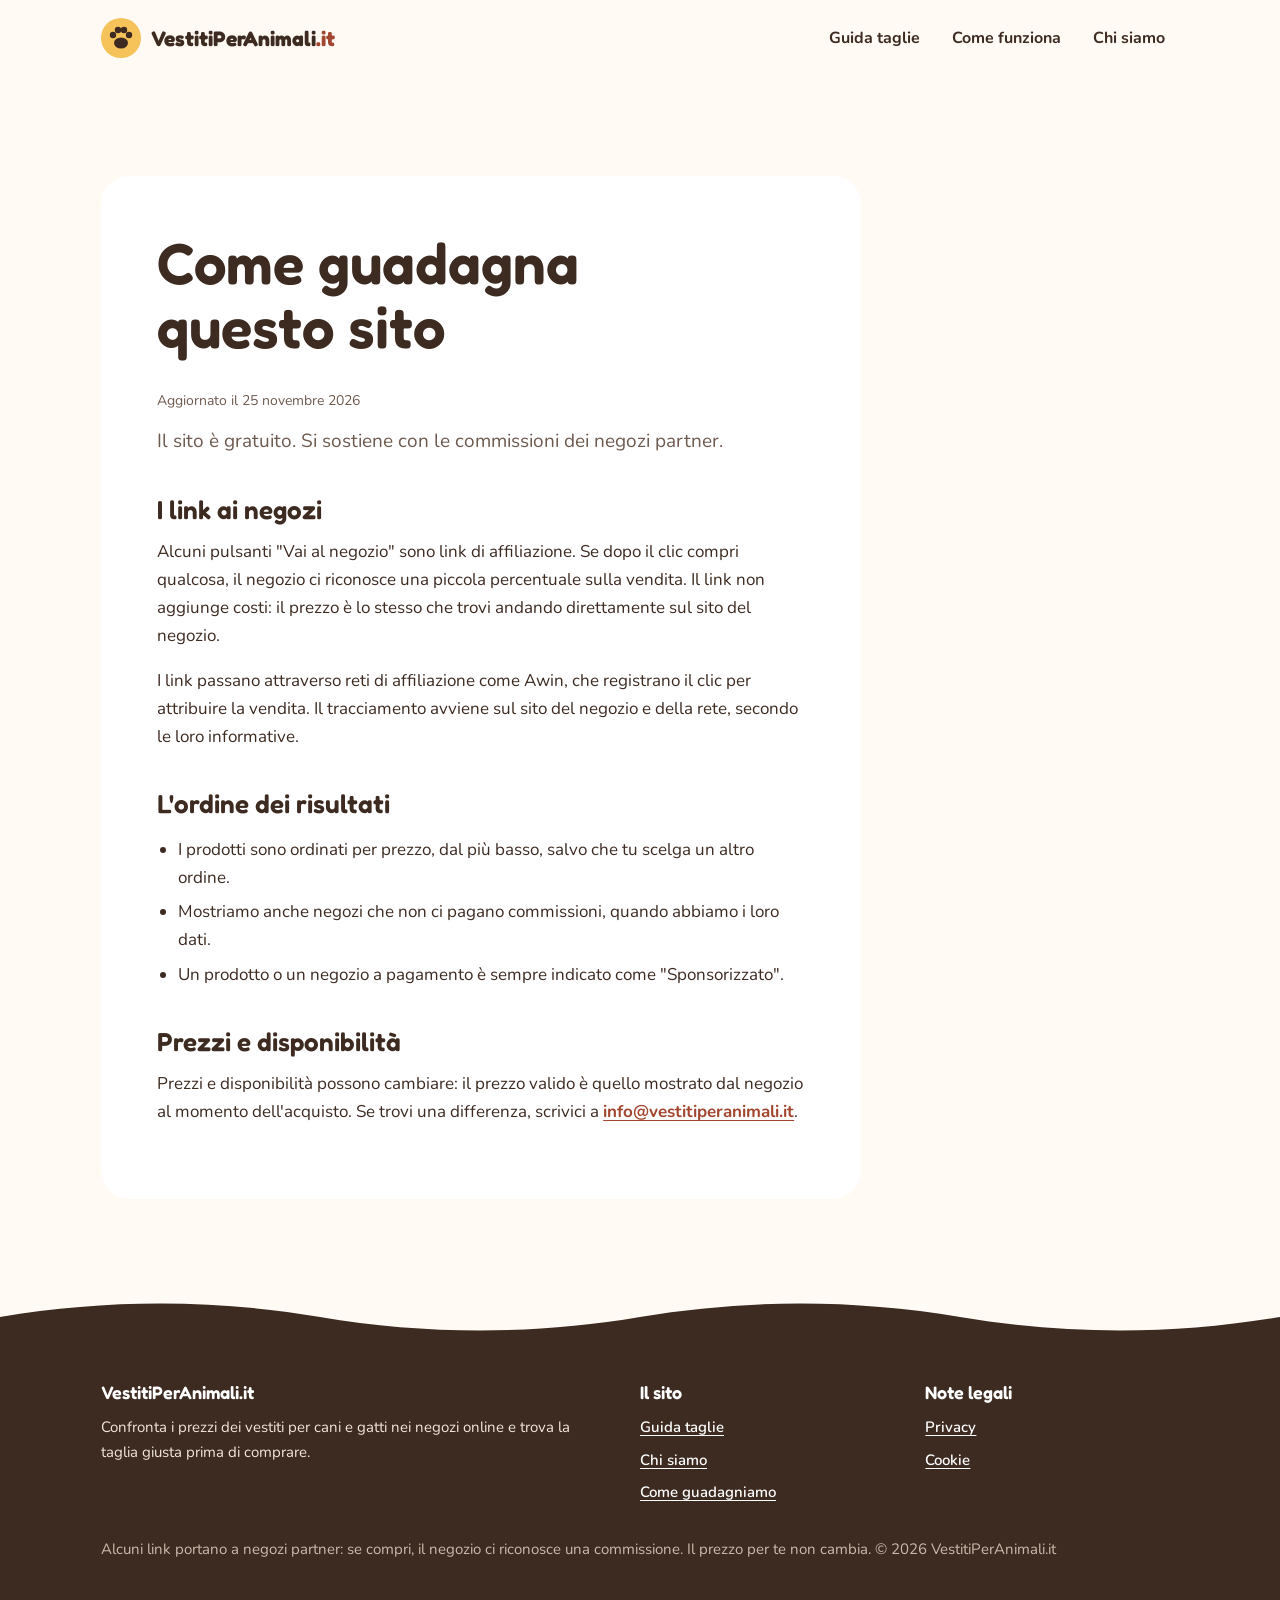
<file: link-affiliati.html>
<!DOCTYPE html><html lang="it"> <head><meta charset="utf-8"><meta name="viewport" content="width=device-width, initial-scale=1"><title>Link affiliati e trasparenza | VestitiPerAnimali.it</title><meta name="description" content="Come funzionano i link ai negozi su VestitiPerAnimali.it: commissioni, ordine dei risultati e prodotti sponsorizzati."><link rel="canonical" href="https://vestitiperanimali.it/link-affiliati"><link rel="icon" href="/favicon.svg" type="image/svg+xml">
<link rel="icon" href="/favicon-48.png" sizes="48x48" type="image/png">
<link rel="icon" href="/favicon-96.png" sizes="96x96" type="image/png">
<link rel="icon" href="/favicon-192.png" sizes="192x192" type="image/png">
<link rel="apple-touch-icon" href="/apple-touch-icon.png"><meta property="og:type" content="website"><meta property="og:locale" content="it_IT"><meta property="og:site_name" content="VestitiPerAnimali.it"><meta property="og:title" content="Link affiliati e trasparenza | VestitiPerAnimali.it"><meta property="og:description" content="Come funzionano i link ai negozi su VestitiPerAnimali.it: commissioni, ordine dei risultati e prodotti sponsorizzati."><meta property="og:url" content="https://vestitiperanimali.it/link-affiliati"><meta name="theme-color" content="#fffaf4"><link rel="stylesheet" href="/assets/chi-siamo.MqZm3qZb.css"><link rel="manifest" href="/manifest.webmanifest">
<script src="/assets/pwa.js" defer></script>
</head> <body> <a class="skip" href="#main">Vai al contenuto</a> <header class="site-head"> <div class="wrap"> <a class="logo" href="/" aria-label="VestitiPerAnimali.it, home"> <svg width="40" height="40" viewBox="0 0 40 40" aria-hidden="true"> <circle cx="20" cy="20" r="20" fill="#f6c35b"></circle> <g fill="#3d2b22"><ellipse cx="20" cy="25" rx="7" ry="5.5"></ellipse><circle cx="12" cy="17" r="3.2"></circle><circle cx="17" cy="12" r="3.2"></circle><circle cx="23" cy="12" r="3.2"></circle><circle cx="28" cy="17" r="3.2"></circle></g> </svg> <b>VestitiPerAnimali<span>.it</span></b> </a> <nav class="nav" aria-label="Principale"> <a href="/guida-taglie">Guida taglie</a><a href="/#come-funziona">Come funziona</a><a href="/chi-siamo">Chi siamo</a> </nav> </div> </header> <main id="main"> <section class="band"> <div class="wrap"> <article class="doc"> <h1>Come guadagna questo sito</h1> <p class="small">Aggiornato il 25 novembre 2026</p>  <p class="lead">Il sito è gratuito. Si sostiene con le commissioni dei negozi partner.</p> <h2>I link ai negozi</h2> <p>Alcuni pulsanti "Vai al negozio" sono link di affiliazione. Se dopo il clic compri qualcosa, il negozio ci riconosce una piccola percentuale sulla vendita. Il link non aggiunge costi: il prezzo è lo stesso che trovi andando direttamente sul sito del negozio.</p> <p>I link passano attraverso reti di affiliazione come Awin, che registrano il clic per attribuire la vendita. Il tracciamento avviene sul sito del negozio e della rete, secondo le loro informative.</p> <h2>L'ordine dei risultati</h2> <ul> <li>I prodotti sono ordinati per prezzo, dal più basso, salvo che tu scelga un altro ordine.</li> <li>Mostriamo anche negozi che non ci pagano commissioni, quando abbiamo i loro dati.</li> <li>Un prodotto o un negozio a pagamento è sempre indicato come "Sponsorizzato".</li> </ul> <h2>Prezzi e disponibilità</h2> <p>Prezzi e disponibilità possono cambiare: il prezzo valido è quello mostrato dal negozio al momento dell'acquisto. Se trovi una differenza, scrivici a <a href="mailto:info@vestitiperanimali.it">info@vestitiperanimali.it</a>.</p>  </article> </div> </section> </main> <svg class="wave" viewBox="0 0 1440 36" preserveAspectRatio="none" aria-hidden="true"><path d="M0 18 C 120 0, 240 0, 360 18 S 600 36, 720 18 S 960 0, 1080 18 S 1320 36, 1440 18 V36 H0 Z" fill="#3d2b22"></path></svg> <footer class="site-foot"> <div class="wrap"> <div class="foot-grid"> <div> <h2>VestitiPerAnimali.it</h2> <p>Confronta i prezzi dei vestiti per cani e gatti nei negozi online e trova la taglia giusta prima di comprare.</p> </div> <div> <h2>Il sito</h2> <ul> <li><a href="/guida-taglie">Guida taglie</a></li> <li><a href="/chi-siamo">Chi siamo</a></li> <li><a href="/link-affiliati">Come guadagniamo</a></li> </ul> </div> <div> <h2>Note legali</h2> <ul> <li><a href="/privacy">Privacy</a></li> <li><a href="/cookie">Cookie</a></li> </ul> </div> </div> <p class="note">Alcuni link portano a negozi partner: se compri, il negozio ci riconosce una commissione. Il prezzo per te non cambia. © 2026 VestitiPerAnimali.it</p> </div> </footer> </body></html>
</file>
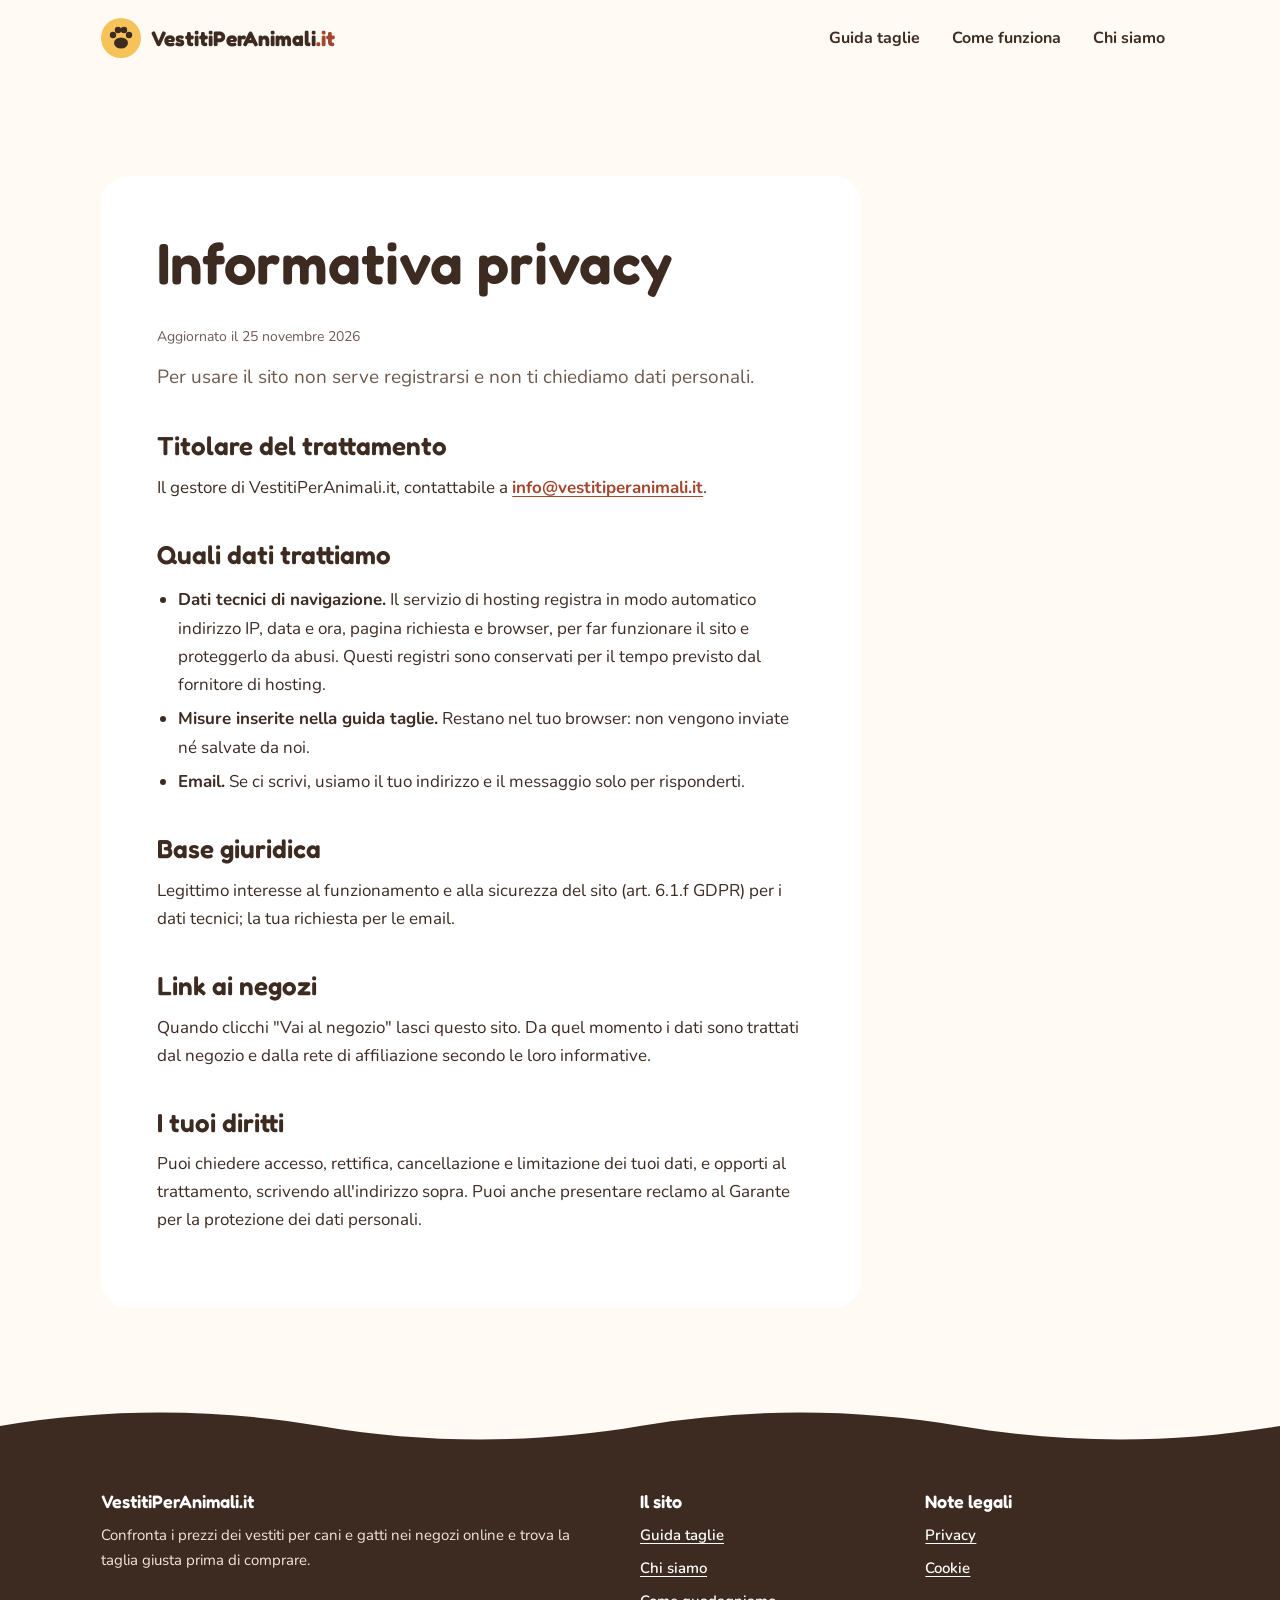
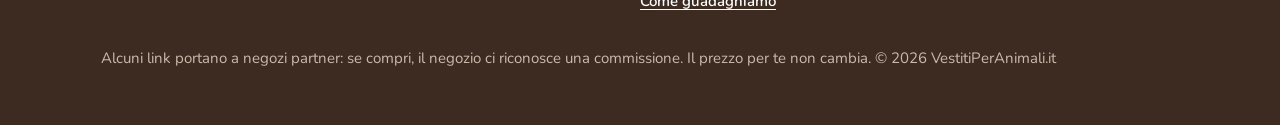
<file: privacy.html>
<!DOCTYPE html><html lang="it"> <head><meta charset="utf-8"><meta name="viewport" content="width=device-width, initial-scale=1"><title>Privacy | VestitiPerAnimali.it</title><meta name="description" content="Informativa sul trattamento dei dati personali di VestitiPerAnimali.it."><link rel="canonical" href="https://vestitiperanimali.it/privacy"><link rel="icon" href="/favicon.svg" type="image/svg+xml">
<link rel="icon" href="/favicon-48.png" sizes="48x48" type="image/png">
<link rel="icon" href="/favicon-96.png" sizes="96x96" type="image/png">
<link rel="icon" href="/favicon-192.png" sizes="192x192" type="image/png">
<link rel="apple-touch-icon" href="/apple-touch-icon.png"><meta property="og:type" content="website"><meta property="og:locale" content="it_IT"><meta property="og:site_name" content="VestitiPerAnimali.it"><meta property="og:title" content="Privacy | VestitiPerAnimali.it"><meta property="og:description" content="Informativa sul trattamento dei dati personali di VestitiPerAnimali.it."><meta property="og:url" content="https://vestitiperanimali.it/privacy"><meta name="theme-color" content="#fffaf4"><link rel="stylesheet" href="/assets/chi-siamo.MqZm3qZb.css"><link rel="manifest" href="/manifest.webmanifest">
<script src="/assets/pwa.js" defer></script>
</head> <body> <a class="skip" href="#main">Vai al contenuto</a> <header class="site-head"> <div class="wrap"> <a class="logo" href="/" aria-label="VestitiPerAnimali.it, home"> <svg width="40" height="40" viewBox="0 0 40 40" aria-hidden="true"> <circle cx="20" cy="20" r="20" fill="#f6c35b"></circle> <g fill="#3d2b22"><ellipse cx="20" cy="25" rx="7" ry="5.5"></ellipse><circle cx="12" cy="17" r="3.2"></circle><circle cx="17" cy="12" r="3.2"></circle><circle cx="23" cy="12" r="3.2"></circle><circle cx="28" cy="17" r="3.2"></circle></g> </svg> <b>VestitiPerAnimali<span>.it</span></b> </a> <nav class="nav" aria-label="Principale"> <a href="/guida-taglie">Guida taglie</a><a href="/#come-funziona">Come funziona</a><a href="/chi-siamo">Chi siamo</a> </nav> </div> </header> <main id="main"> <section class="band"> <div class="wrap"> <article class="doc"> <h1>Informativa privacy</h1> <p class="small">Aggiornato il 25 novembre 2026</p>  <p class="lead">Per usare il sito non serve registrarsi e non ti chiediamo dati personali.</p> <h2>Titolare del trattamento</h2> <p>Il gestore di VestitiPerAnimali.it, contattabile a <a href="mailto:info@vestitiperanimali.it">info@vestitiperanimali.it</a>.</p> <h2>Quali dati trattiamo</h2> <ul> <li><strong>Dati tecnici di navigazione.</strong> Il servizio di hosting registra in modo automatico indirizzo IP, data e ora, pagina richiesta e browser, per far funzionare il sito e proteggerlo da abusi. Questi registri sono conservati per il tempo previsto dal fornitore di hosting.</li> <li><strong>Misure inserite nella guida taglie.</strong> Restano nel tuo browser: non vengono inviate né salvate da noi.</li> <li><strong>Email.</strong> Se ci scrivi, usiamo il tuo indirizzo e il messaggio solo per risponderti.</li> </ul> <h2>Base giuridica</h2> <p>Legittimo interesse al funzionamento e alla sicurezza del sito (art. 6.1.f GDPR) per i dati tecnici; la tua richiesta per le email.</p> <h2>Link ai negozi</h2> <p>Quando clicchi "Vai al negozio" lasci questo sito. Da quel momento i dati sono trattati dal negozio e dalla rete di affiliazione secondo le loro informative.</p> <h2>I tuoi diritti</h2> <p>Puoi chiedere accesso, rettifica, cancellazione e limitazione dei tuoi dati, e opporti al trattamento, scrivendo all'indirizzo sopra. Puoi anche presentare reclamo al Garante per la protezione dei dati personali.</p>  </article> </div> </section> </main> <svg class="wave" viewBox="0 0 1440 36" preserveAspectRatio="none" aria-hidden="true"><path d="M0 18 C 120 0, 240 0, 360 18 S 600 36, 720 18 S 960 0, 1080 18 S 1320 36, 1440 18 V36 H0 Z" fill="#3d2b22"></path></svg> <footer class="site-foot"> <div class="wrap"> <div class="foot-grid"> <div> <h2>VestitiPerAnimali.it</h2> <p>Confronta i prezzi dei vestiti per cani e gatti nei negozi online e trova la taglia giusta prima di comprare.</p> </div> <div> <h2>Il sito</h2> <ul> <li><a href="/guida-taglie">Guida taglie</a></li> <li><a href="/chi-siamo">Chi siamo</a></li> <li><a href="/link-affiliati">Come guadagniamo</a></li> </ul> </div> <div> <h2>Note legali</h2> <ul> <li><a href="/privacy">Privacy</a></li> <li><a href="/cookie">Cookie</a></li> </ul> </div> </div> <p class="note">Alcuni link portano a negozi partner: se compri, il negozio ci riconosce una commissione. Il prezzo per te non cambia. © 2026 VestitiPerAnimali.it</p> </div> </footer> </body></html>
</file>
<file: assets/chi-siamo.MqZm3qZb.css>
@font-face{font-family:Fredoka Variable;font-style:normal;font-display:swap;font-weight:300 700;src:url(/assets/fredoka-hebrew-wght-normal.DdnsCkLr.woff2) format("woff2-variations");unicode-range:U+0307-0308,U+0590-05FF,U+200C-2010,U+20AA,U+25CC,U+FB1D-FB4F}@font-face{font-family:Fredoka Variable;font-style:normal;font-display:swap;font-weight:300 700;src:url(/assets/fredoka-latin-ext-wght-normal.CYrqKuxd.woff2) format("woff2-variations");unicode-range:U+0100-02BA,U+02BD-02C5,U+02C7-02CC,U+02CE-02D7,U+02DD-02FF,U+0304,U+0308,U+0329,U+1D00-1DBF,U+1E00-1E9F,U+1EF2-1EFF,U+2020,U+20A0-20AB,U+20AD-20C0,U+2113,U+2C60-2C7F,U+A720-A7FF}@font-face{font-family:Fredoka Variable;font-style:normal;font-display:swap;font-weight:300 700;src:url(/assets/fredoka-latin-wght-normal.DM6njrJ3.woff2) format("woff2-variations");unicode-range:U+0000-00FF,U+0131,U+0152-0153,U+02BB-02BC,U+02C6,U+02DA,U+02DC,U+0304,U+0308,U+0329,U+2000-206F,U+20AC,U+2122,U+2191,U+2193,U+2212,U+2215,U+FEFF,U+FFFD}@font-face{font-family:Nunito Variable;font-style:normal;font-display:swap;font-weight:200 1000;src:url(/assets/nunito-cyrillic-ext-wght-normal.D4X5GqEv.woff2) format("woff2-variations");unicode-range:U+0460-052F,U+1C80-1C8A,U+20B4,U+2DE0-2DFF,U+A640-A69F,U+FE2E-FE2F}@font-face{font-family:Nunito Variable;font-style:normal;font-display:swap;font-weight:200 1000;src:url(/assets/nunito-cyrillic-wght-normal.CY6AOgYE.woff2) format("woff2-variations");unicode-range:U+0301,U+0400-045F,U+0490-0491,U+04B0-04B1,U+2116}@font-face{font-family:Nunito Variable;font-style:normal;font-display:swap;font-weight:200 1000;src:url(/assets/nunito-vietnamese-wght-normal.U01xdrZh.woff2) format("woff2-variations");unicode-range:U+0102-0103,U+0110-0111,U+0128-0129,U+0168-0169,U+01A0-01A1,U+01AF-01B0,U+0300-0301,U+0303-0304,U+0308-0309,U+0323,U+0329,U+1EA0-1EF9,U+20AB}@font-face{font-family:Nunito Variable;font-style:normal;font-display:swap;font-weight:200 1000;src:url(/assets/nunito-latin-ext-wght-normal.CXYtwYOx.woff2) format("woff2-variations");unicode-range:U+0100-02BA,U+02BD-02C5,U+02C7-02CC,U+02CE-02D7,U+02DD-02FF,U+0304,U+0308,U+0329,U+1D00-1DBF,U+1E00-1E9F,U+1EF2-1EFF,U+2020,U+20A0-20AB,U+20AD-20C0,U+2113,U+2C60-2C7F,U+A720-A7FF}@font-face{font-family:Nunito Variable;font-style:normal;font-display:swap;font-weight:200 1000;src:url(/assets/nunito-latin-wght-normal.BzFMHfZw.woff2) format("woff2-variations");unicode-range:U+0000-00FF,U+0131,U+0152-0153,U+02BB-02BC,U+02C6,U+02DA,U+02DC,U+0304,U+0308,U+0329,U+2000-206F,U+20AC,U+2122,U+2191,U+2193,U+2212,U+2215,U+FEFF,U+FFFD}:root{--bg: #fffaf4;--card: #ffffff;--blush: #fde3dc;--honey: #f6c35b;--honey-d: #e3a93a;--sky: #d3eaf3;--ink: #3d2b22;--muted: #6e5a4f;--line: #efdccf;--link: #a2462f;--r: 22px;--max: 1180px;--head: "Fredoka Variable", "Fredoka", ui-rounded, system-ui, sans-serif;--body: "Nunito Variable", "Nunito", ui-rounded, system-ui, sans-serif;color-scheme:light}*{box-sizing:border-box;min-width:0}html{scroll-padding-top:90px;-webkit-text-size-adjust:100%}body{margin:0;background:var(--bg);color:var(--ink);font:17px/1.65 var(--body);overflow-x:clip}img,svg{display:block;max-width:100%}a{color:var(--link);text-underline-offset:3px;font-weight:700}a:hover{text-decoration-thickness:2px}:focus-visible{outline:3px solid var(--link);outline-offset:3px;border-radius:8px}h1,h2,h3{font-family:var(--head);line-height:1.1;text-wrap:balance;margin:0 0 .5em;color:var(--ink)}h1{font-size:clamp(36px,5vw,58px);font-weight:600}h2{font-size:clamp(28px,3.3vw,40px);font-weight:600}h3{font-size:21px;font-weight:600}p{margin:0 0 1em;max-width:66ch}.wrap{max-width:var(--max);margin:0 auto;padding:0 max(4vw,20px)}.band{padding:clamp(56px,8vw,100px) 0}.band.blush{background:var(--blush)}.band.sky{background:var(--sky)}.lead{font-size:19px;color:var(--muted)}.small{font-size:14px;color:var(--muted)}.skip{position:absolute;left:12px;top:-60px;background:var(--ink);color:#fff;padding:10px 14px;border-radius:12px;z-index:20}.skip:focus{top:12px}.wave{display:block;width:100%;height:36px}.wave.down{margin-bottom:-1px}.wave.up{margin-top:-1px}.site-head{position:sticky;top:0;z-index:10;background:#fffaf4ed;backdrop-filter:blur(8px)}.site-head .wrap{display:flex;align-items:center;justify-content:space-between;gap:14px;min-height:76px;flex-wrap:wrap}.logo{display:flex;align-items:center;gap:10px;color:var(--ink);text-decoration:none;font:600 21px/1 var(--head)}.logo span{color:var(--link)}.nav{display:flex;gap:4px;flex-wrap:wrap}.nav a{color:var(--ink);text-decoration:none;padding:10px 14px;border-radius:999px;font-weight:700;font-size:16px;transition:background .15s ease}.nav a:hover{background:var(--blush)}.nav a[aria-current=page]{background:var(--honey)}.btn{display:inline-flex;align-items:center;justify-content:center;gap:8px;min-height:50px;padding:0 24px;border-radius:999px;font:600 17px/1 var(--head);text-decoration:none;border:2px solid var(--ink);cursor:pointer;transition:transform .15s ease,background .15s ease,box-shadow .15s ease}.btn:hover{transform:translateY(-2px)}.btn:active{transform:translateY(1px)}.btn.primary{background:var(--ink);color:#fff;box-shadow:0 4px #1f1510}.btn.primary:hover{background:#523a2e}.btn.ghost{background:var(--card);color:var(--ink)}.btn.ghost:hover{background:var(--blush)}.actions{display:flex;gap:12px;flex-wrap:wrap}.rib{height:22px;background:repeating-linear-gradient(90deg,var(--honey) 0 9px,var(--honey-d) 9px 12px);border-radius:999px}label{display:block;font-weight:800;font-size:15px;margin-bottom:6px}select,input{width:100%;min-height:50px;font:16px var(--body);color:var(--ink);background:#fff;border:2px solid var(--line);border-radius:16px;padding:0 14px}select:focus,input:focus{border-color:var(--honey-d);outline:3px solid rgba(246,195,91,.45);outline-offset:1px}table{width:100%;border-collapse:collapse;font-size:16px}th,td{text-align:left;padding:11px 14px;border-bottom:1.5px dashed var(--line)}th{font:600 15px var(--head);color:var(--muted)}td.num,th.num{text-align:right;white-space:nowrap;font-variant-numeric:tabular-nums}.scroll{overflow-x:auto}.table-card{background:var(--card);border-radius:var(--r);padding:12px 18px}.site-foot{background:var(--ink);color:#f3e6dc;padding:8px 0 40px;font-size:15px}.site-foot a{color:#fff;font-weight:600}.foot-grid{display:grid;grid-template-columns:2fr 1fr 1fr;gap:32px;padding-top:40px}.site-foot ul{list-style:none;padding:0;margin:0;display:grid;gap:8px}.site-foot h2{font-size:18px;margin-bottom:12px;color:#fff}.site-foot .note{color:#cdb9ac;margin-top:32px;max-width:none}.doc{max-width:760px;background:var(--card);border-radius:28px;padding:clamp(24px,5vw,56px)}.doc h2{font-size:26px;margin-top:1.5em}.doc ul{padding-left:1.2em}.doc li{margin-bottom:.4em}@media(max-width:760px){.foot-grid{grid-template-columns:1fr}.site-head .wrap{padding-block:8px;min-height:64px}.nav a{padding:10px;font-size:15px}}@media(max-width:600px){table{font-size:14px}.stack thead{display:none}.stack tr{display:grid;padding-block:10px;border-bottom:1.5px dashed var(--line)}.stack td{display:flow-root;border:0;padding:3px 0 3px 9em;text-align:start}.stack td:before{content:attr(data-l);float:left;width:8.5em;margin-left:-9em;color:var(--muted);font-size:13px}.actions .btn{width:100%}}@media(prefers-reduced-motion:reduce){*{transition:none!important;animation:none!important}}
</file>
